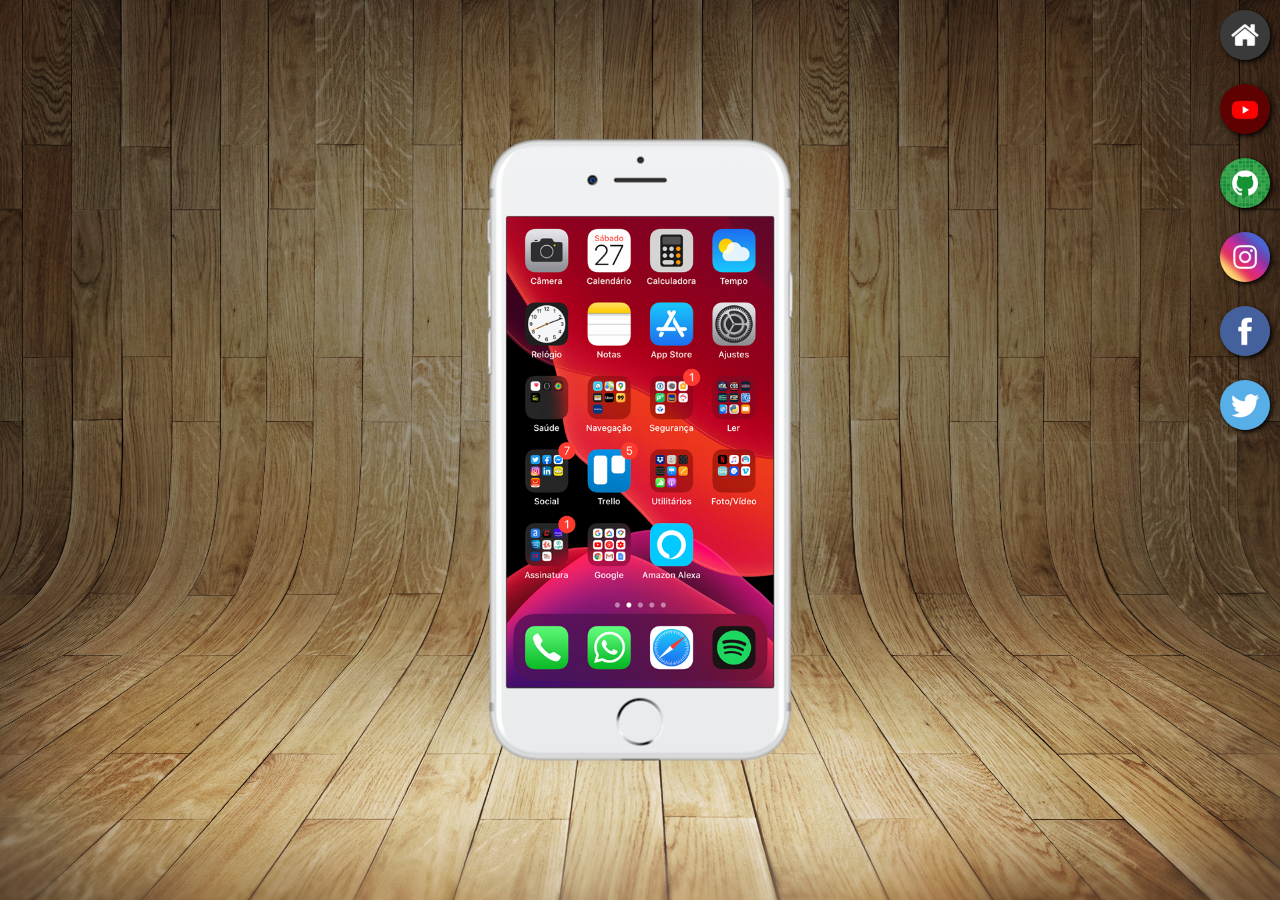
<file: index.html>
<!DOCTYPE html>
<html lang="pt-br">
<head>
    <meta charset="UTF-8">
    <meta name="viewport" content="width=device-width, initial-scale=1.0">
    <link rel="shortcut icon" href="favicon.ico" type="image/x-icon">
    <link rel="stylesheet" href="estilos/style.css">
    <title>Projeto Redes Sociais</title>
</head>
<body>
    <main>
        <section id="telefone">
            <iframe src="home.html" name="tela" id="tela" frameborder="0" title="tela-celular">
                seu navegador não é compatível com isso.
            </iframe>
        </section>
        <section id="redes-sociais">
            <a href="home.html" target="tela" title="Página inicial"> <img src="imagens/logo-home.jpg" alt="Logo da página inicial" srcset=""></a><br>

            <a href="youtube.html" target="tela" title="Página inicial"> <img src="imagens/logo-youtube.jpg" alt="Logo da página inicial" srcset=""></a><br>

            <a href="github.html" target="tela" title="Página inicial"> <img src="imagens/logo-github.jpg" alt="Logo da página inicial" srcset=""></a><br>

            <a href="instagram.html" target="tela" title="Página inicial"> <img src="imagens/logo-instagram.jpg" alt="Logo da página inicial" srcset=""></a><br>

            <a href="facebook.html" target="tela" title="Página inicial"> <img src="imagens/logo-facebook.jpg" alt="Logo da página inicial" srcset=""></a><br>

            <a href="twitter.html" target="tela" title="Página inicial"> <img src="imagens/logo-twitter.jpg" alt="Logo da página inicial" srcset=""></a><br>
        </section>
    </main>
</body>
</html>
</file>
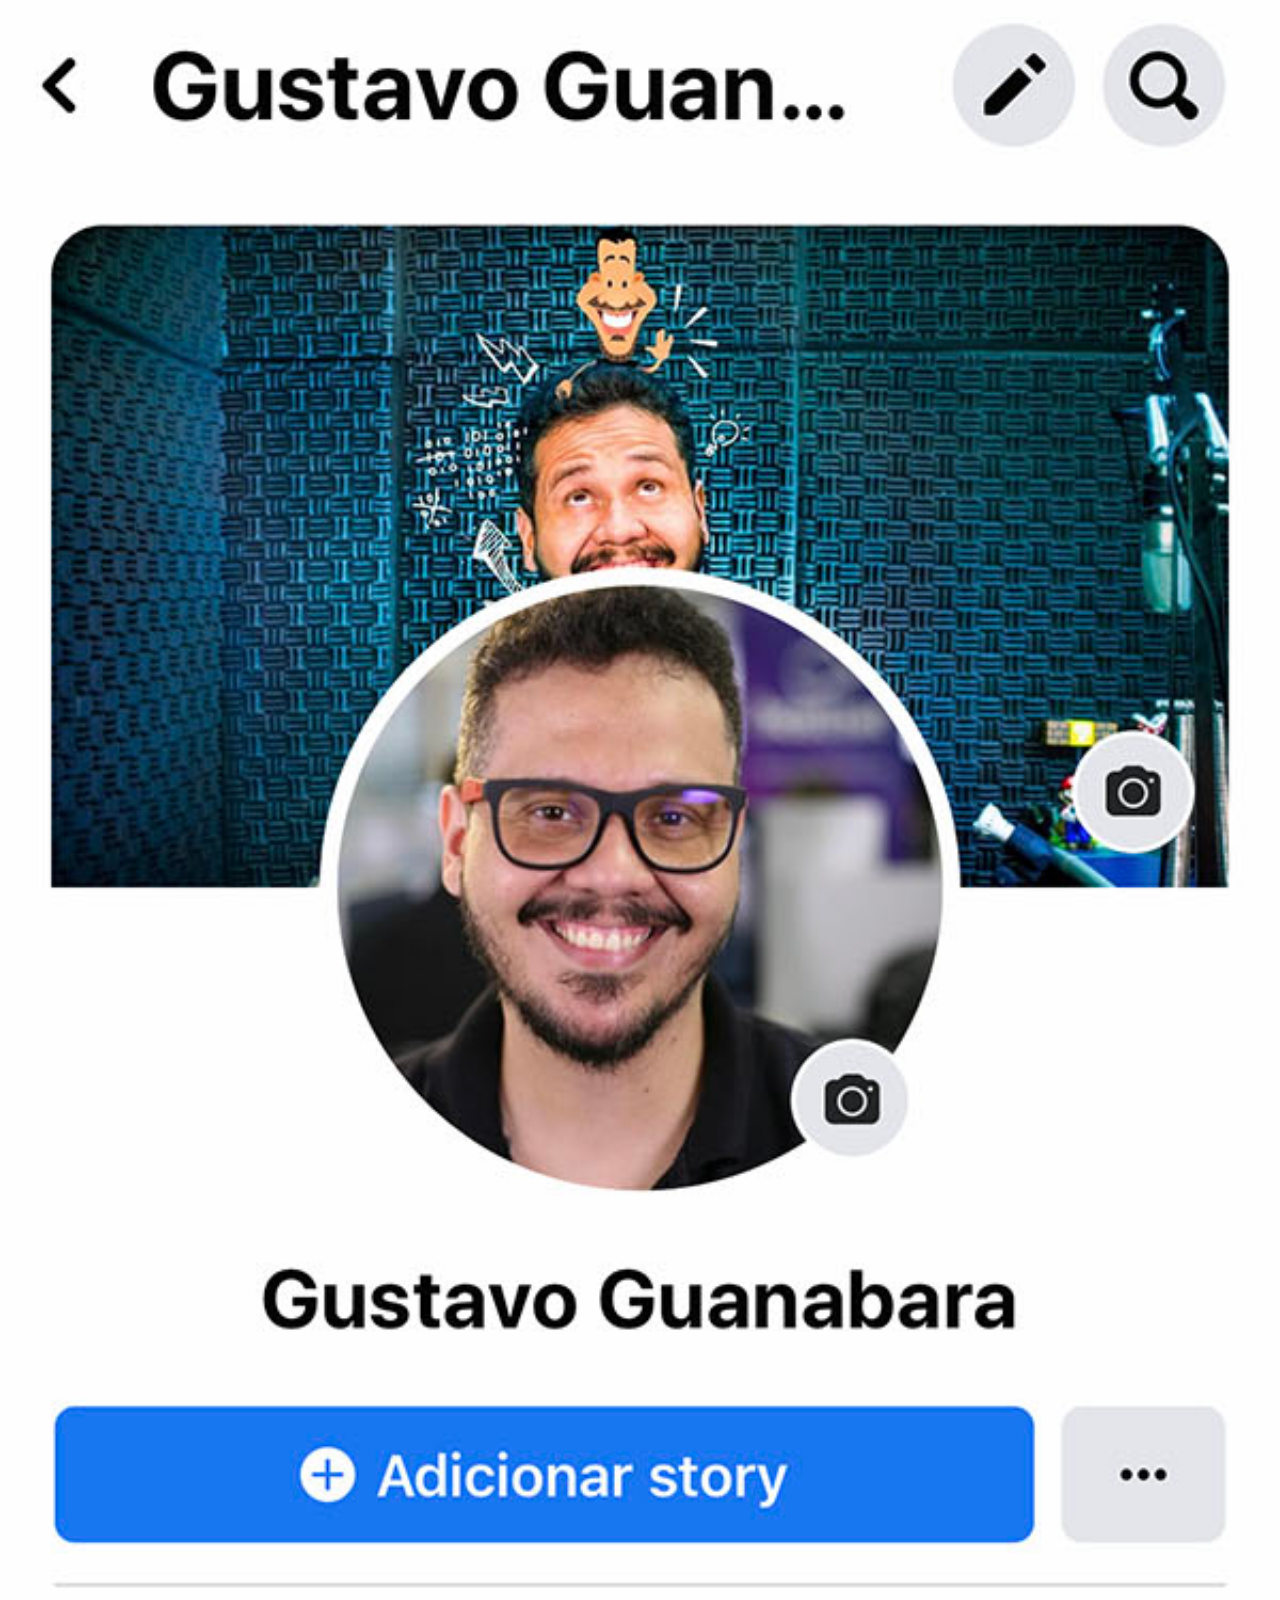
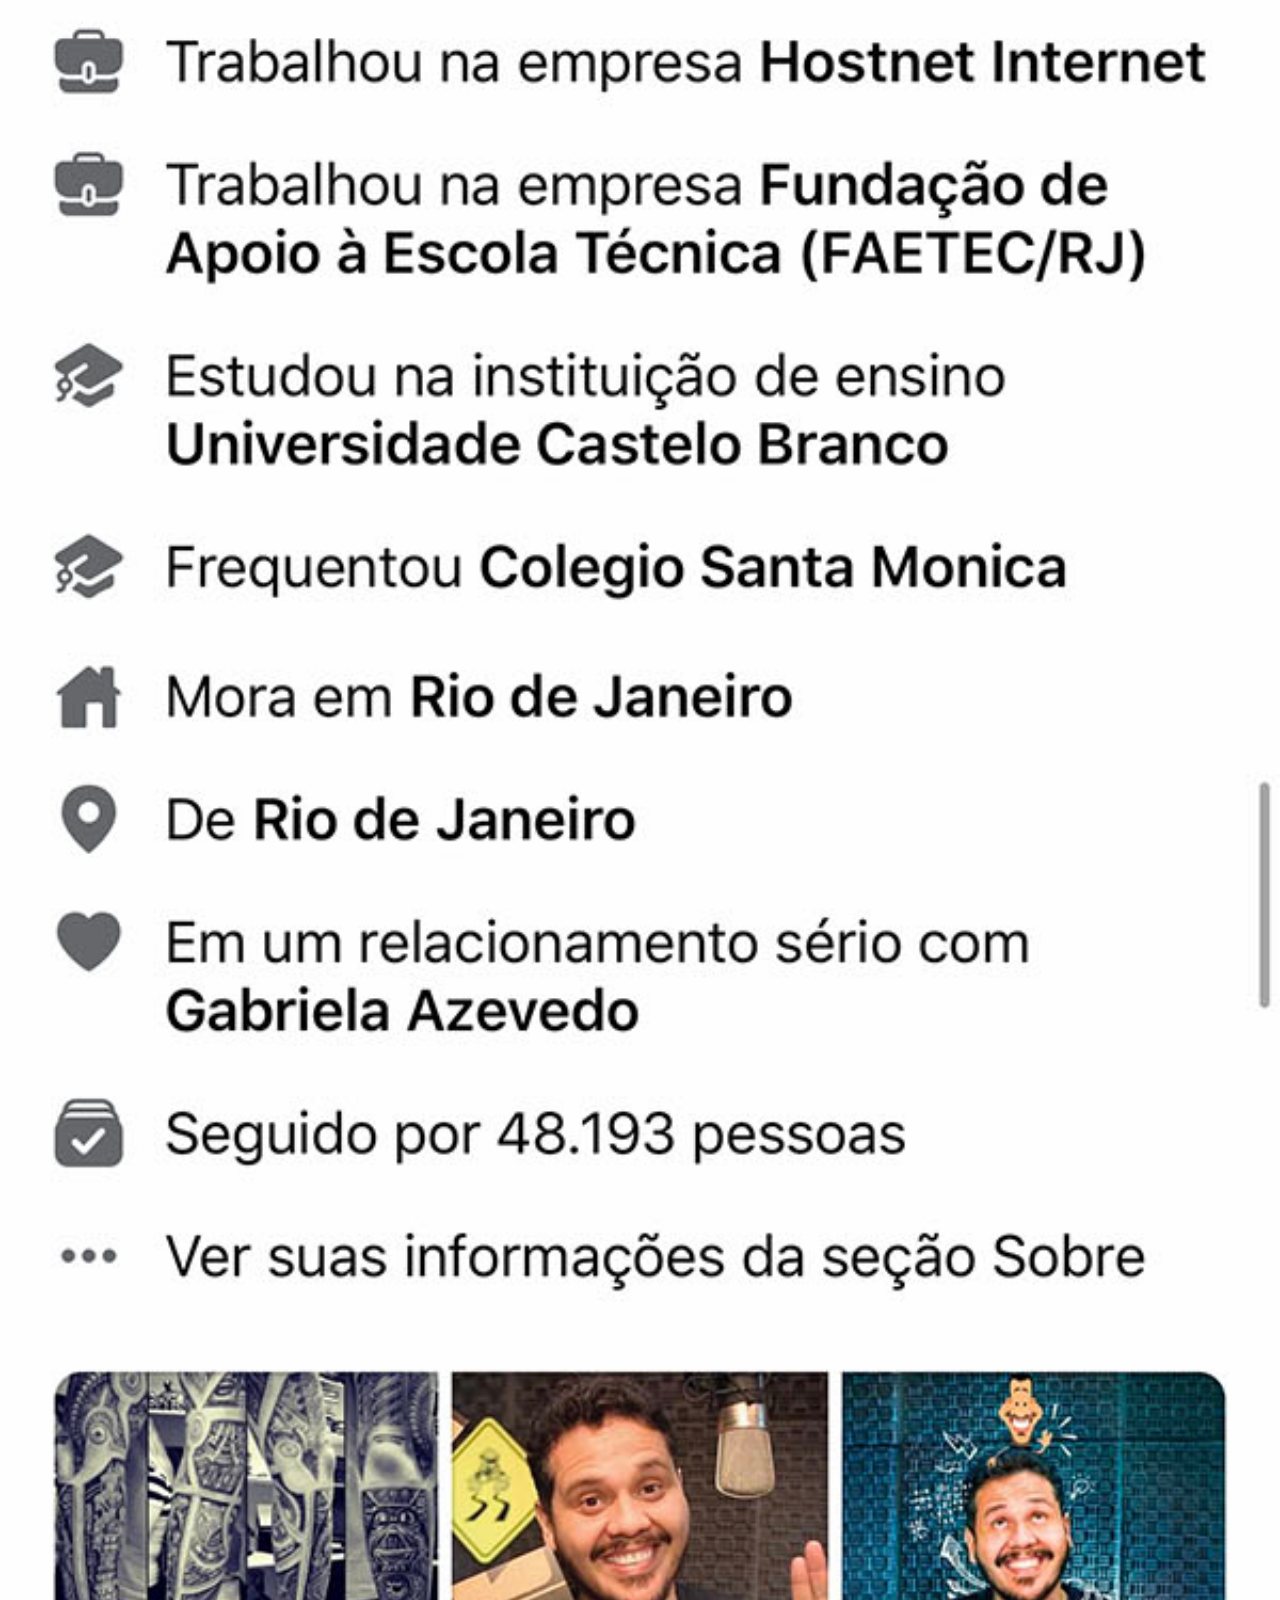
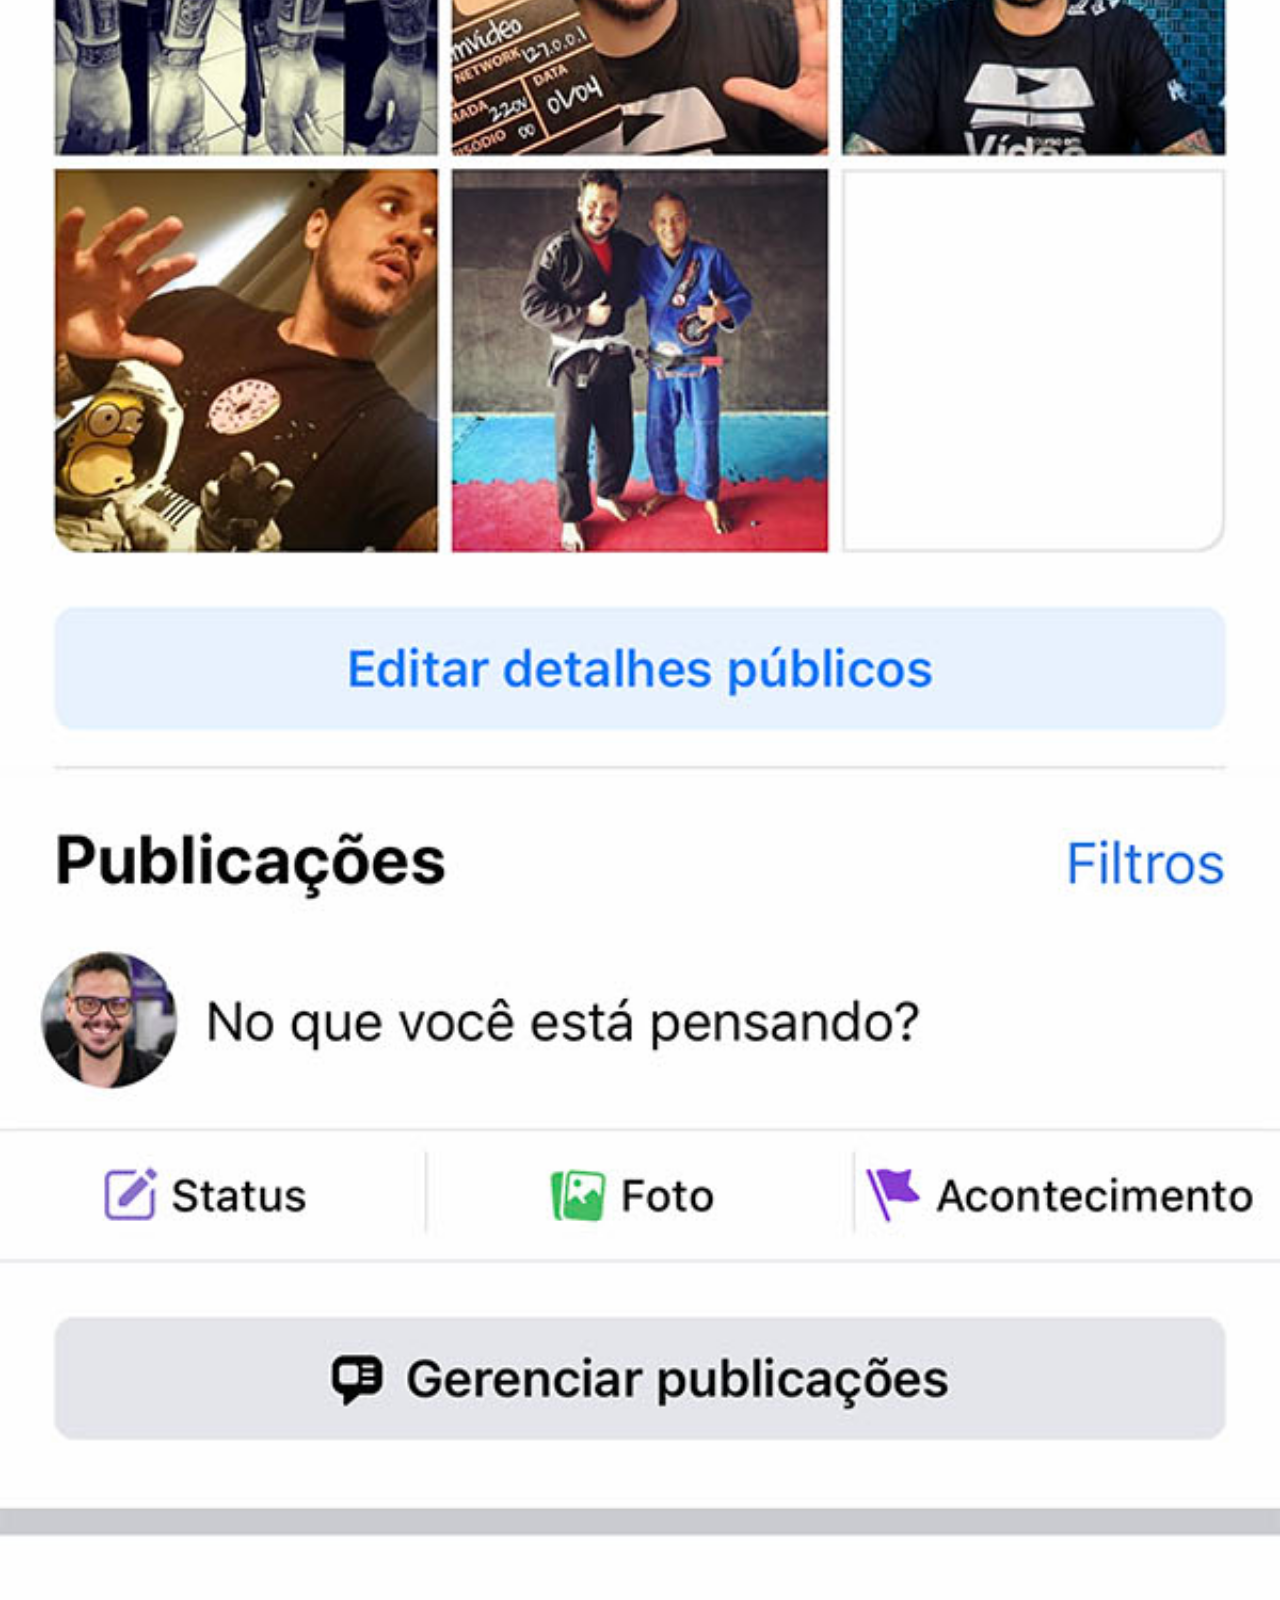
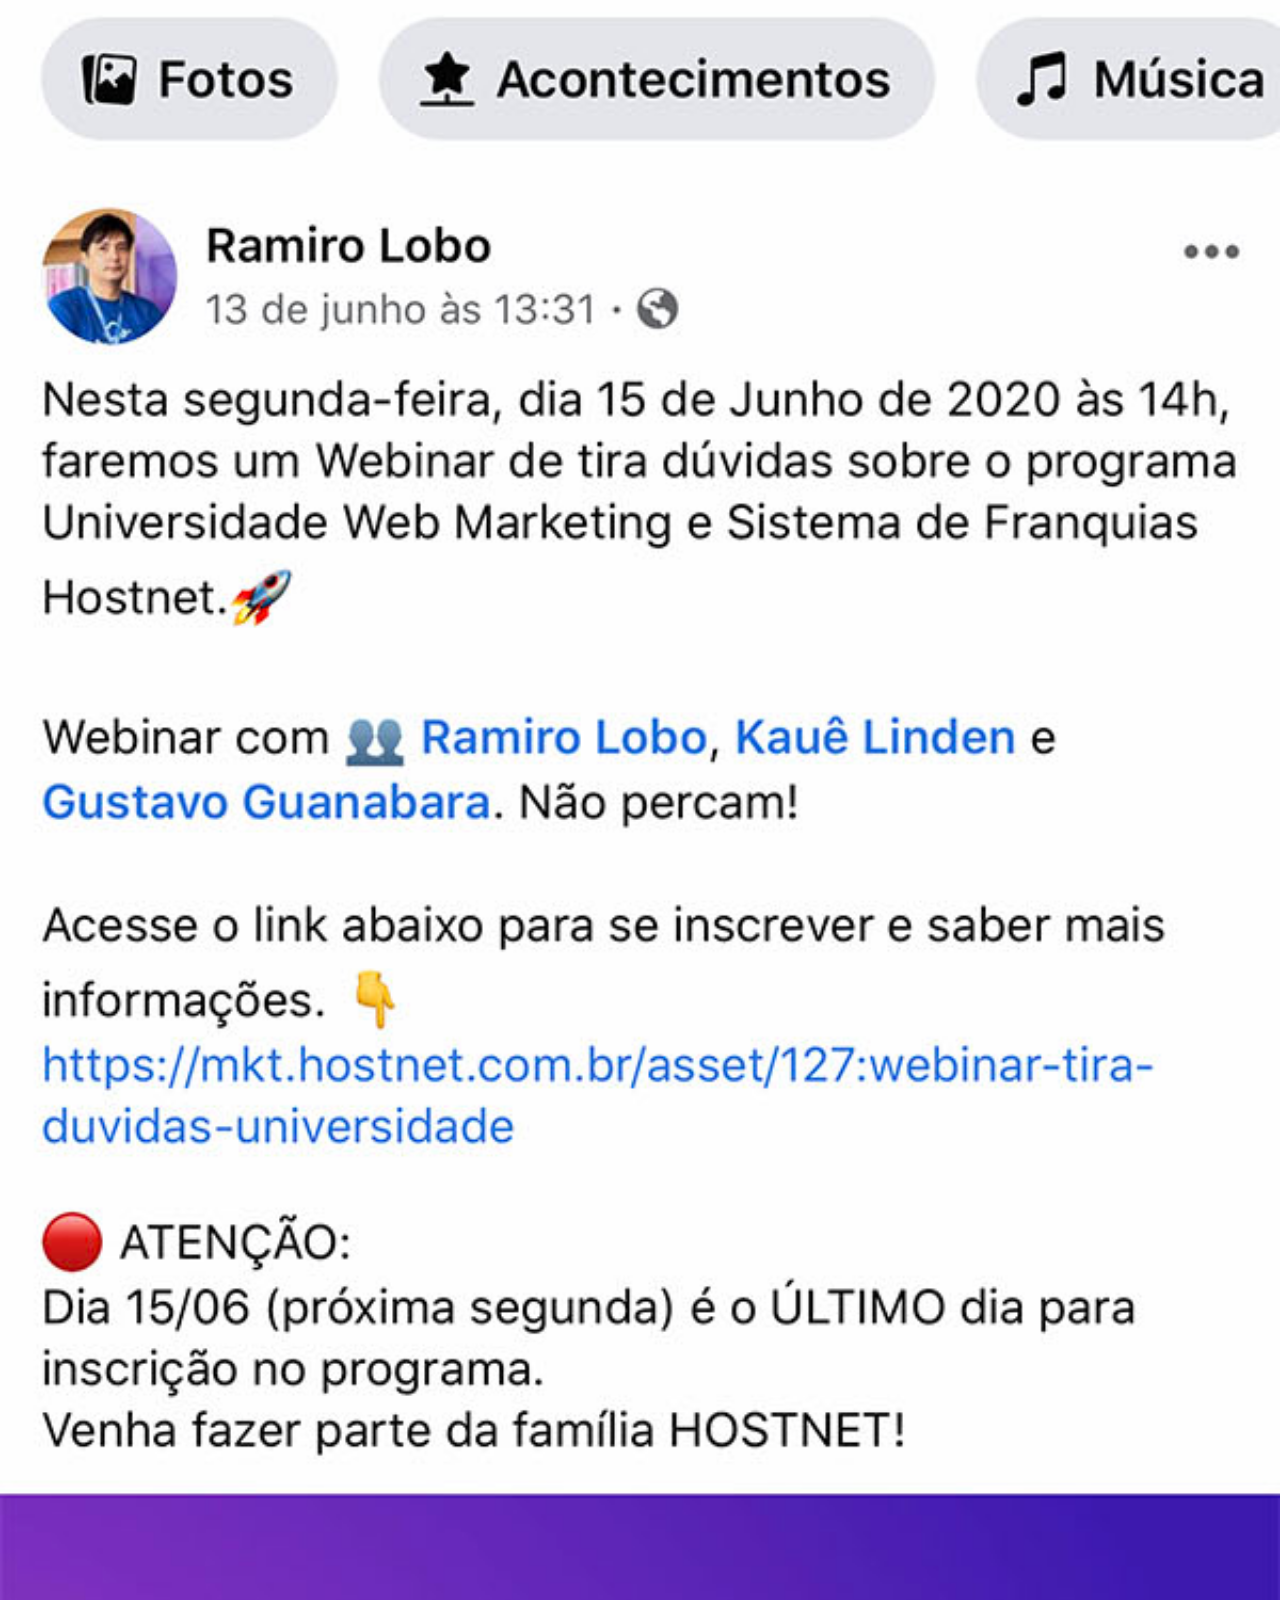
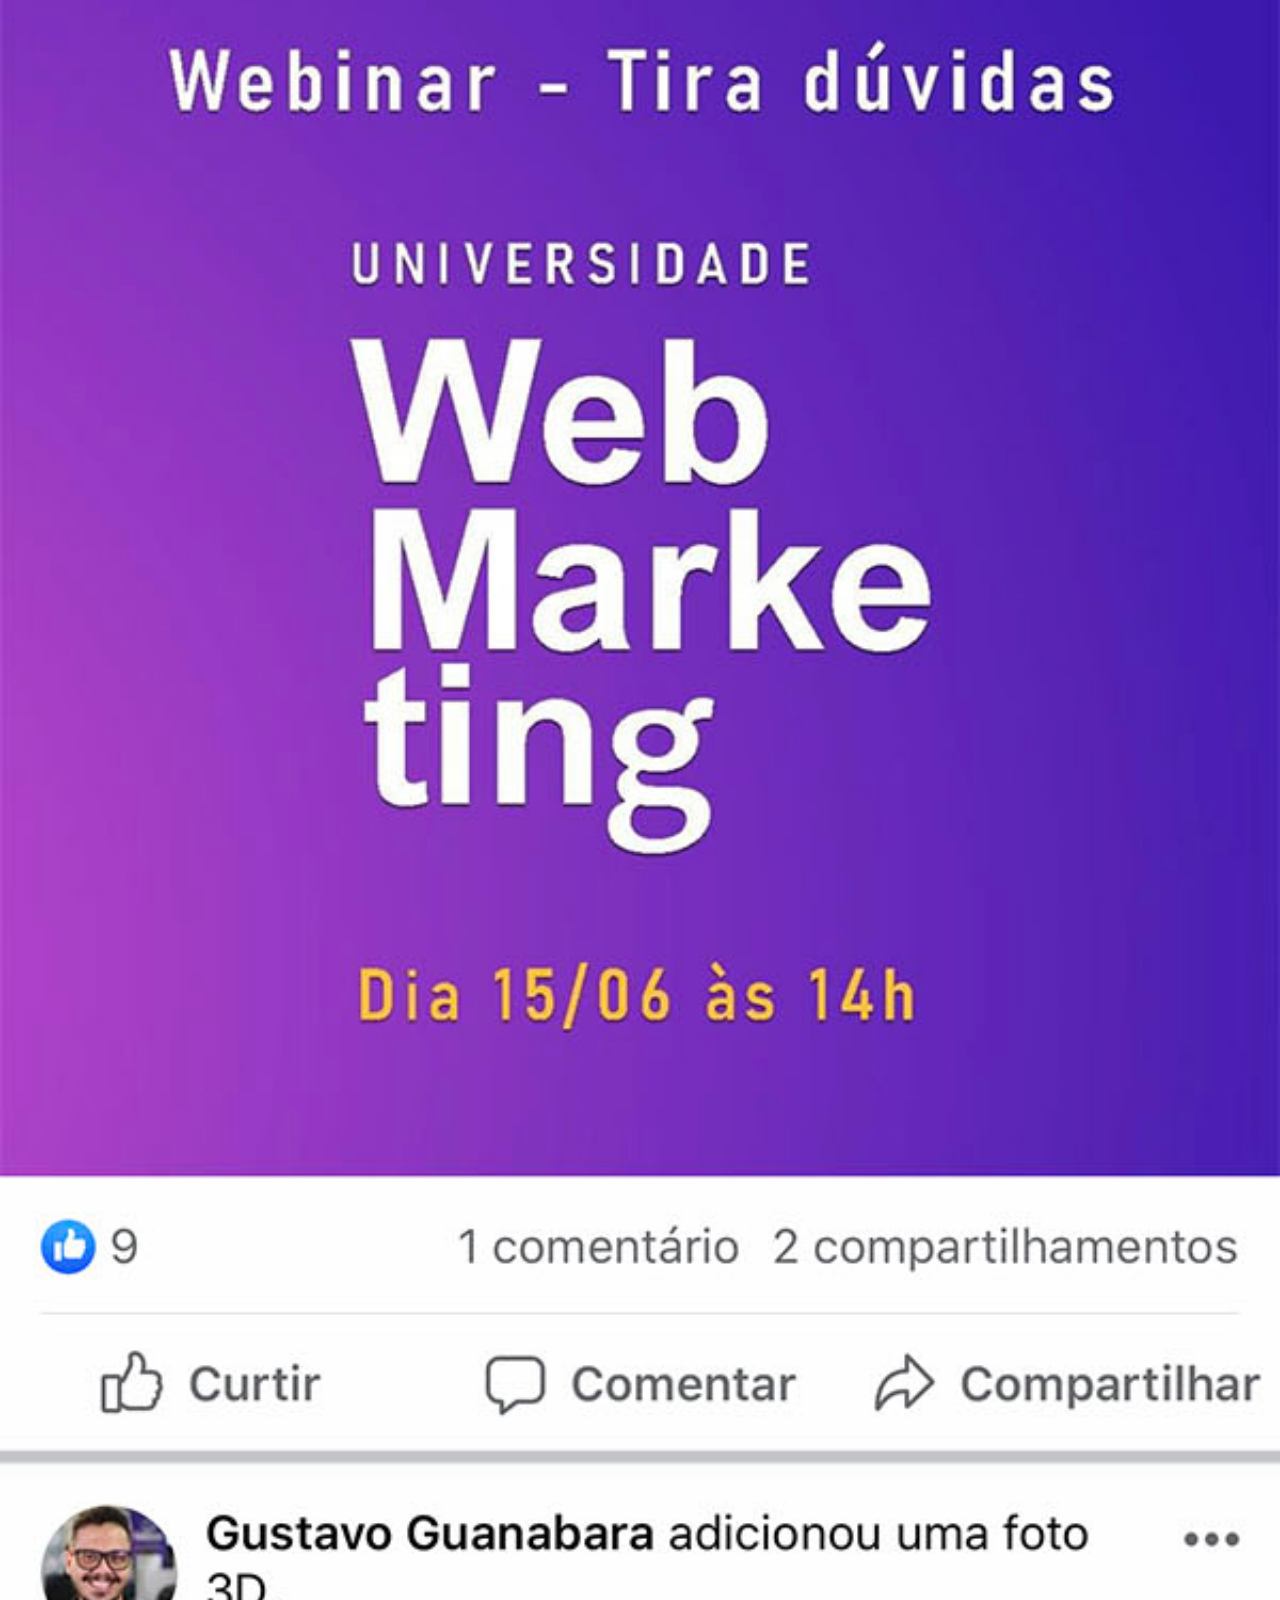
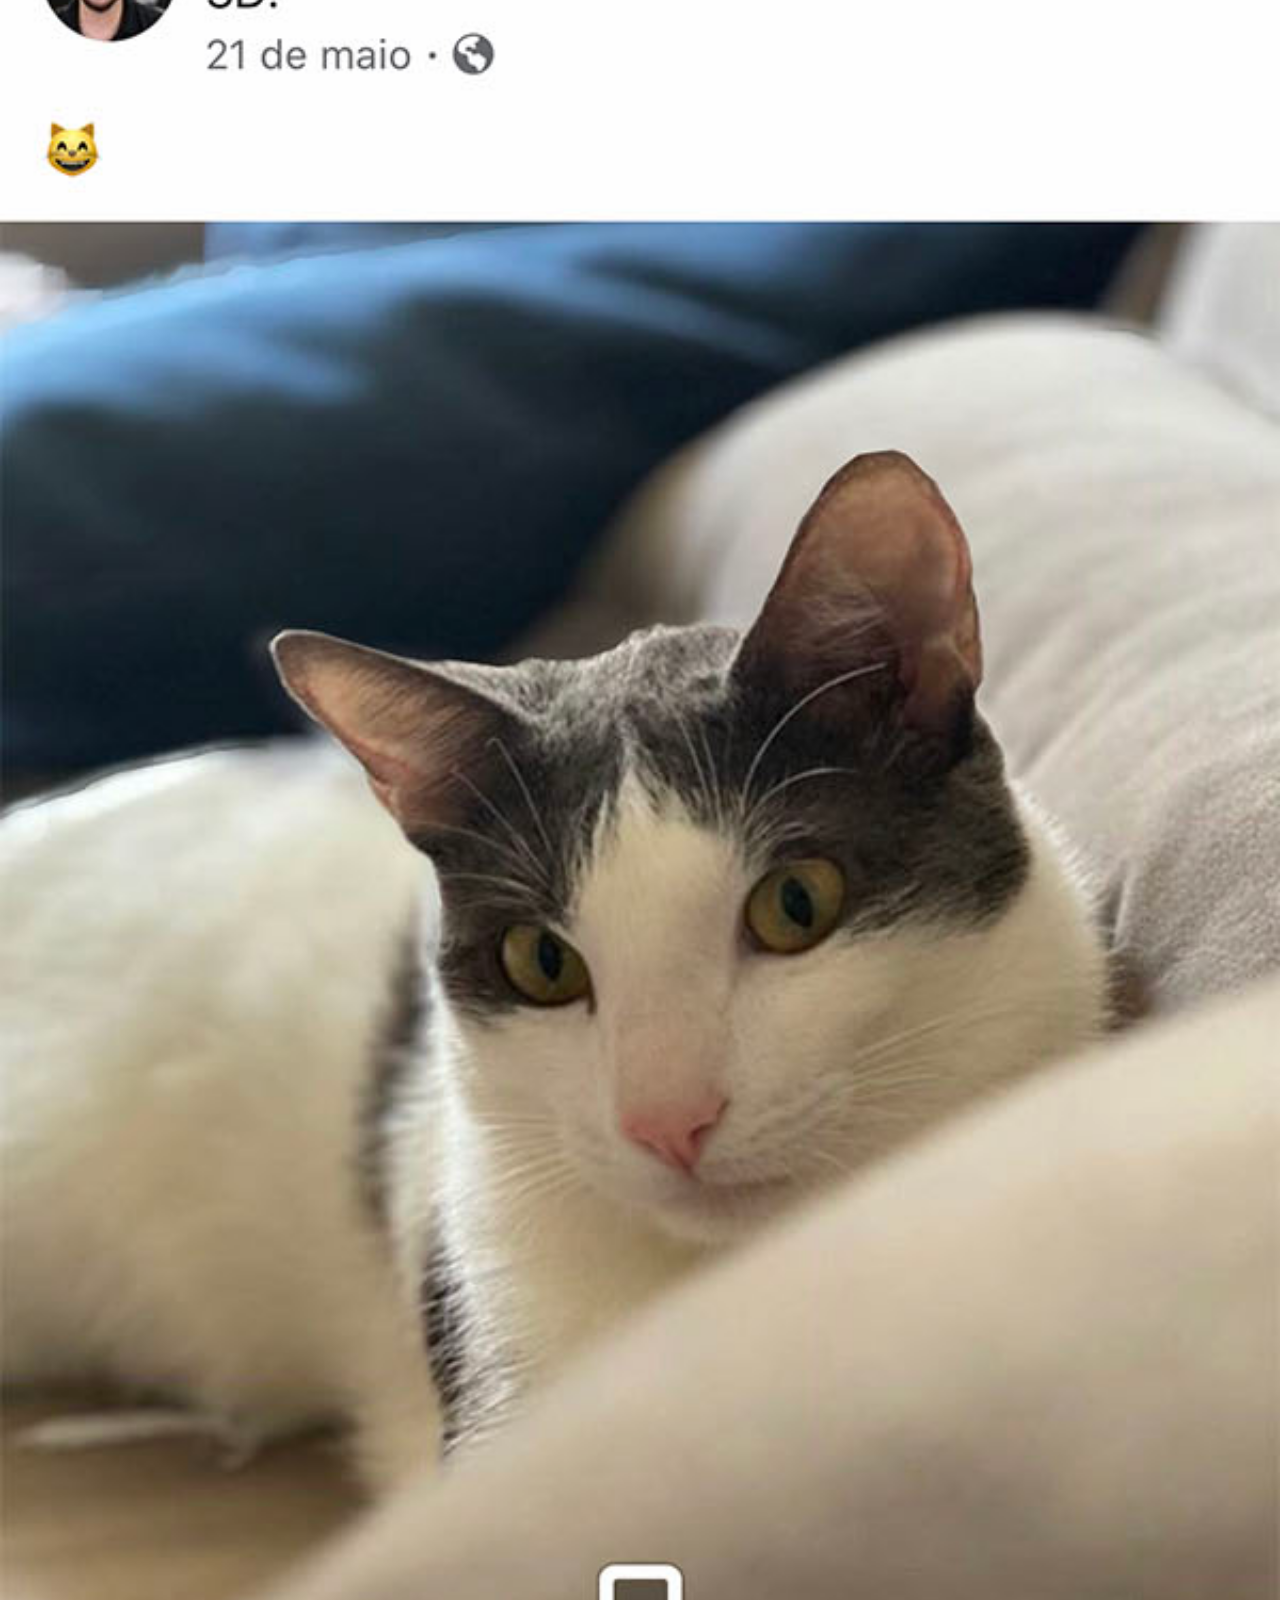
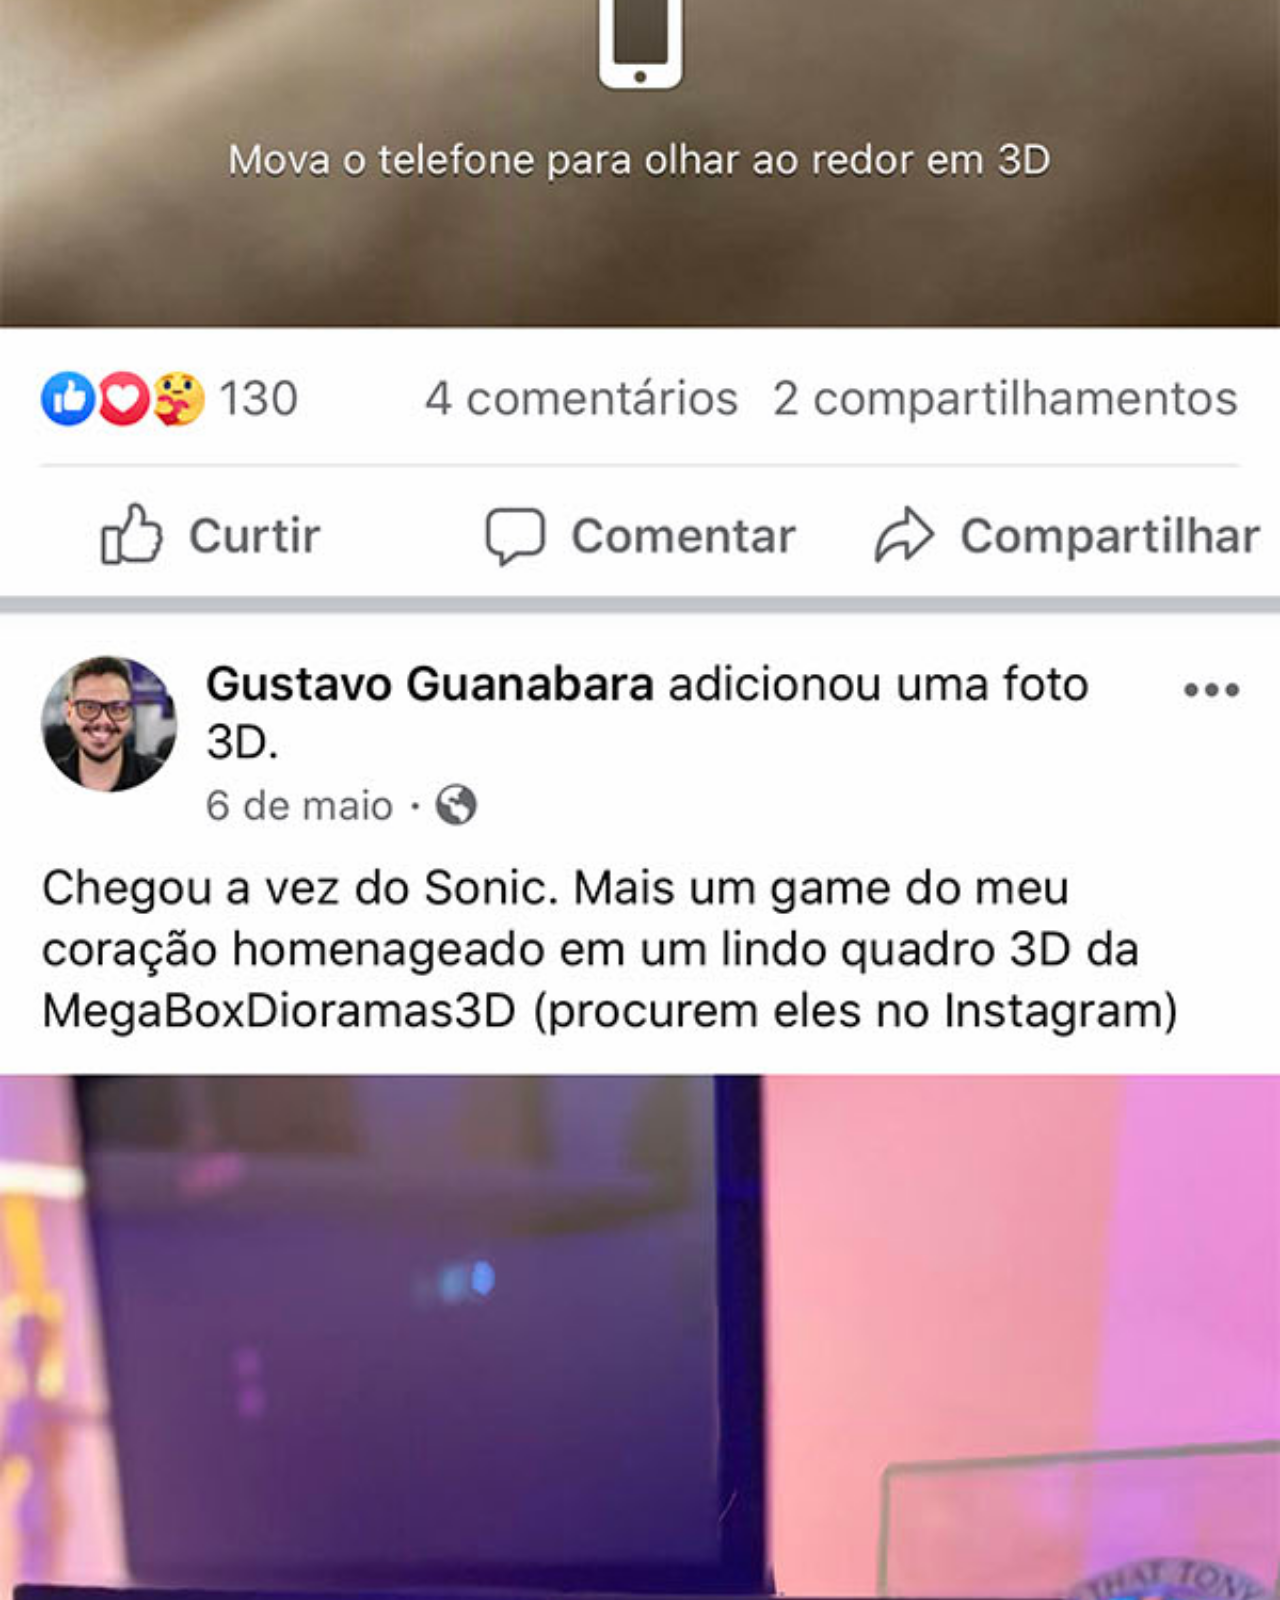
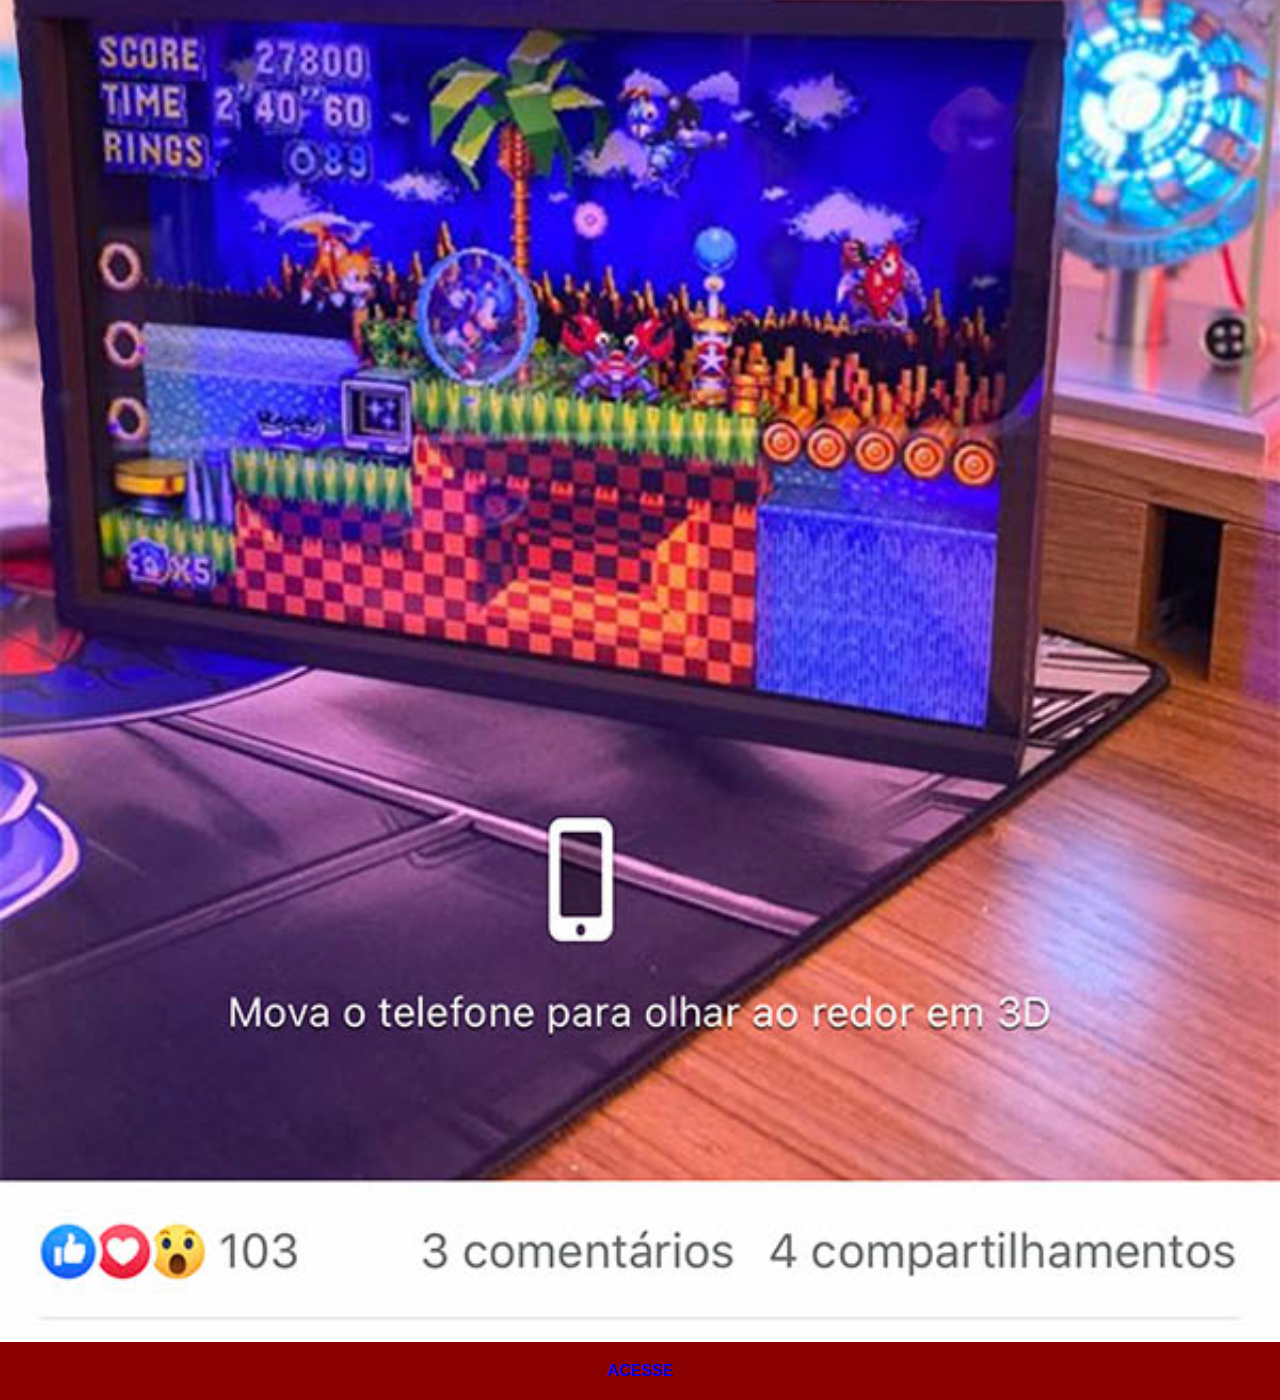
<file: facebook.html>
<!DOCTYPE html>
<html lang="pt-br">
<head>
    <meta charset="UTF-8">
    <meta name="viewport" content="width=device-width, initial-scale=1.0">
    <title>facebook</title>
<link rel="stylesheet" href="estilos/social.css">
</head>
<body>
    <img src="imagens/tela-facebook.jpg" alt="facebook">
    <a href="#" title="facebook" target="_blank">ACESSE</a>
</body>
</html>
</file>
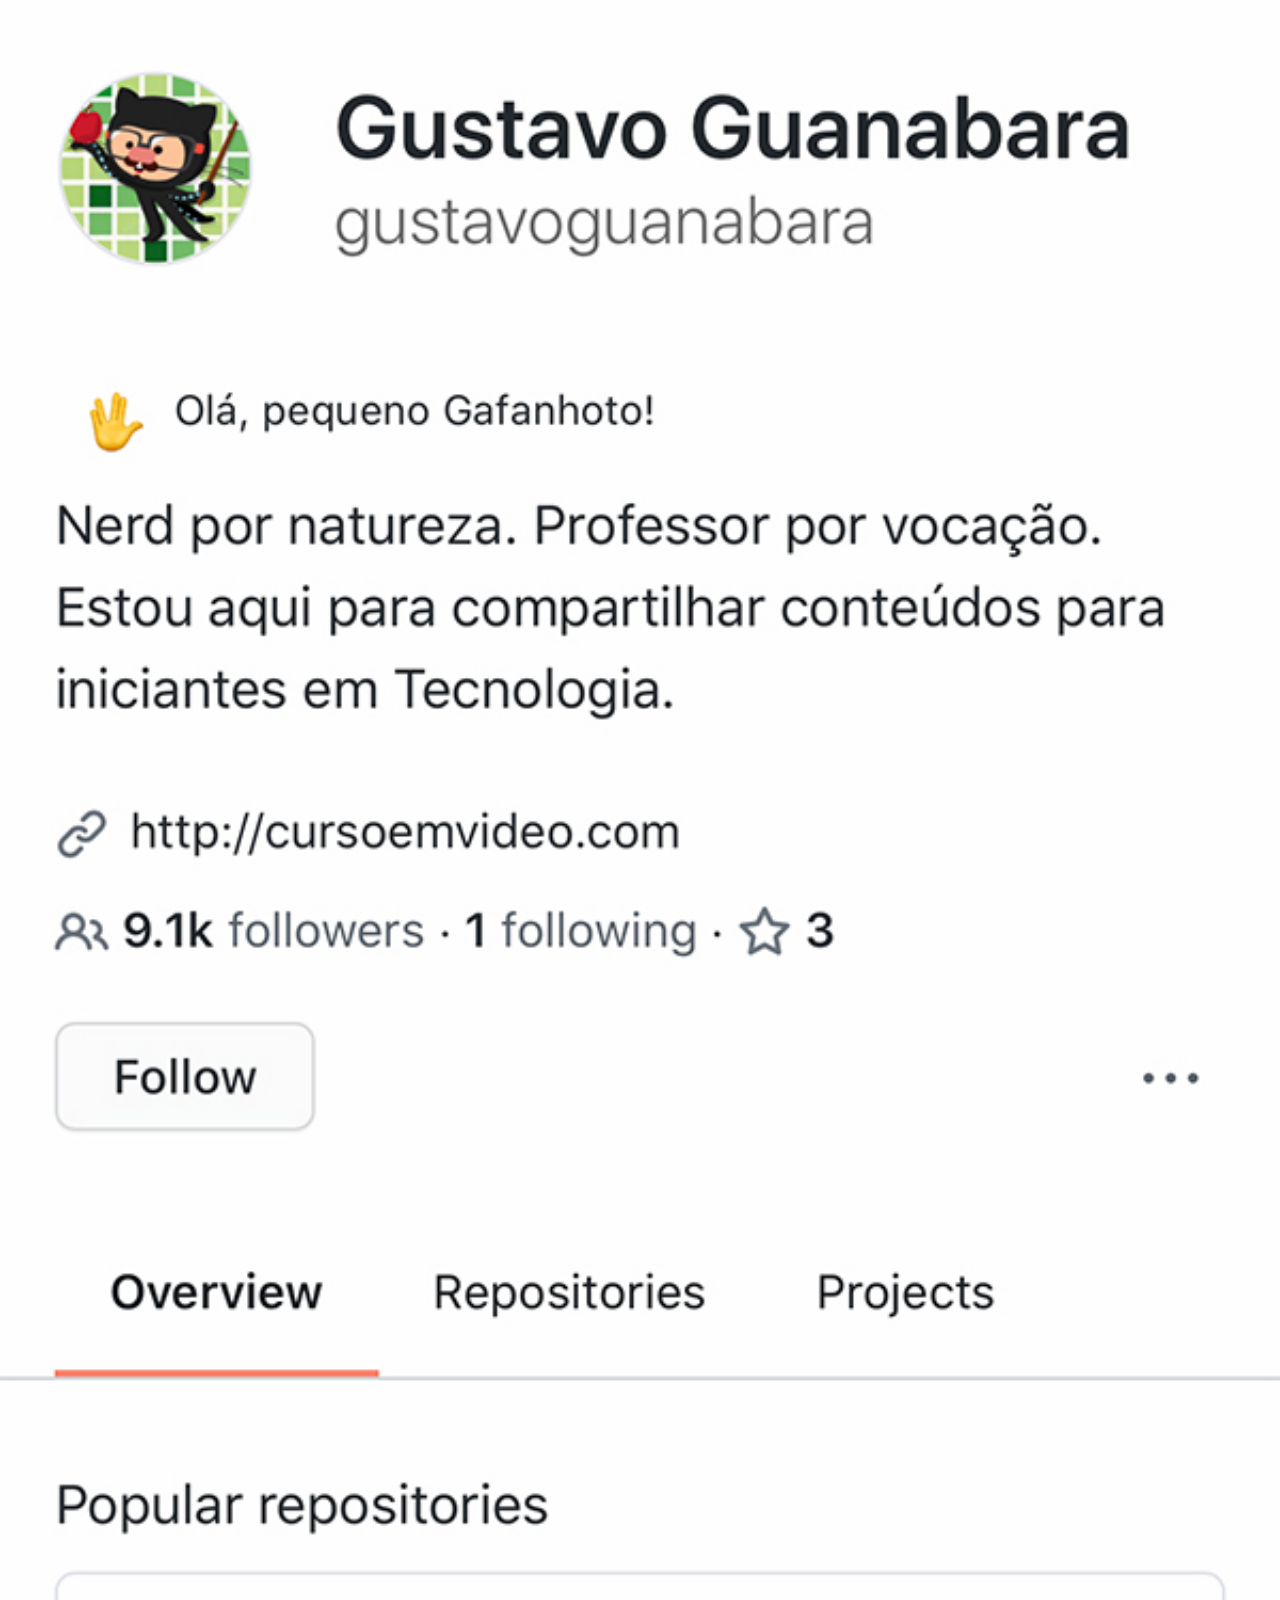
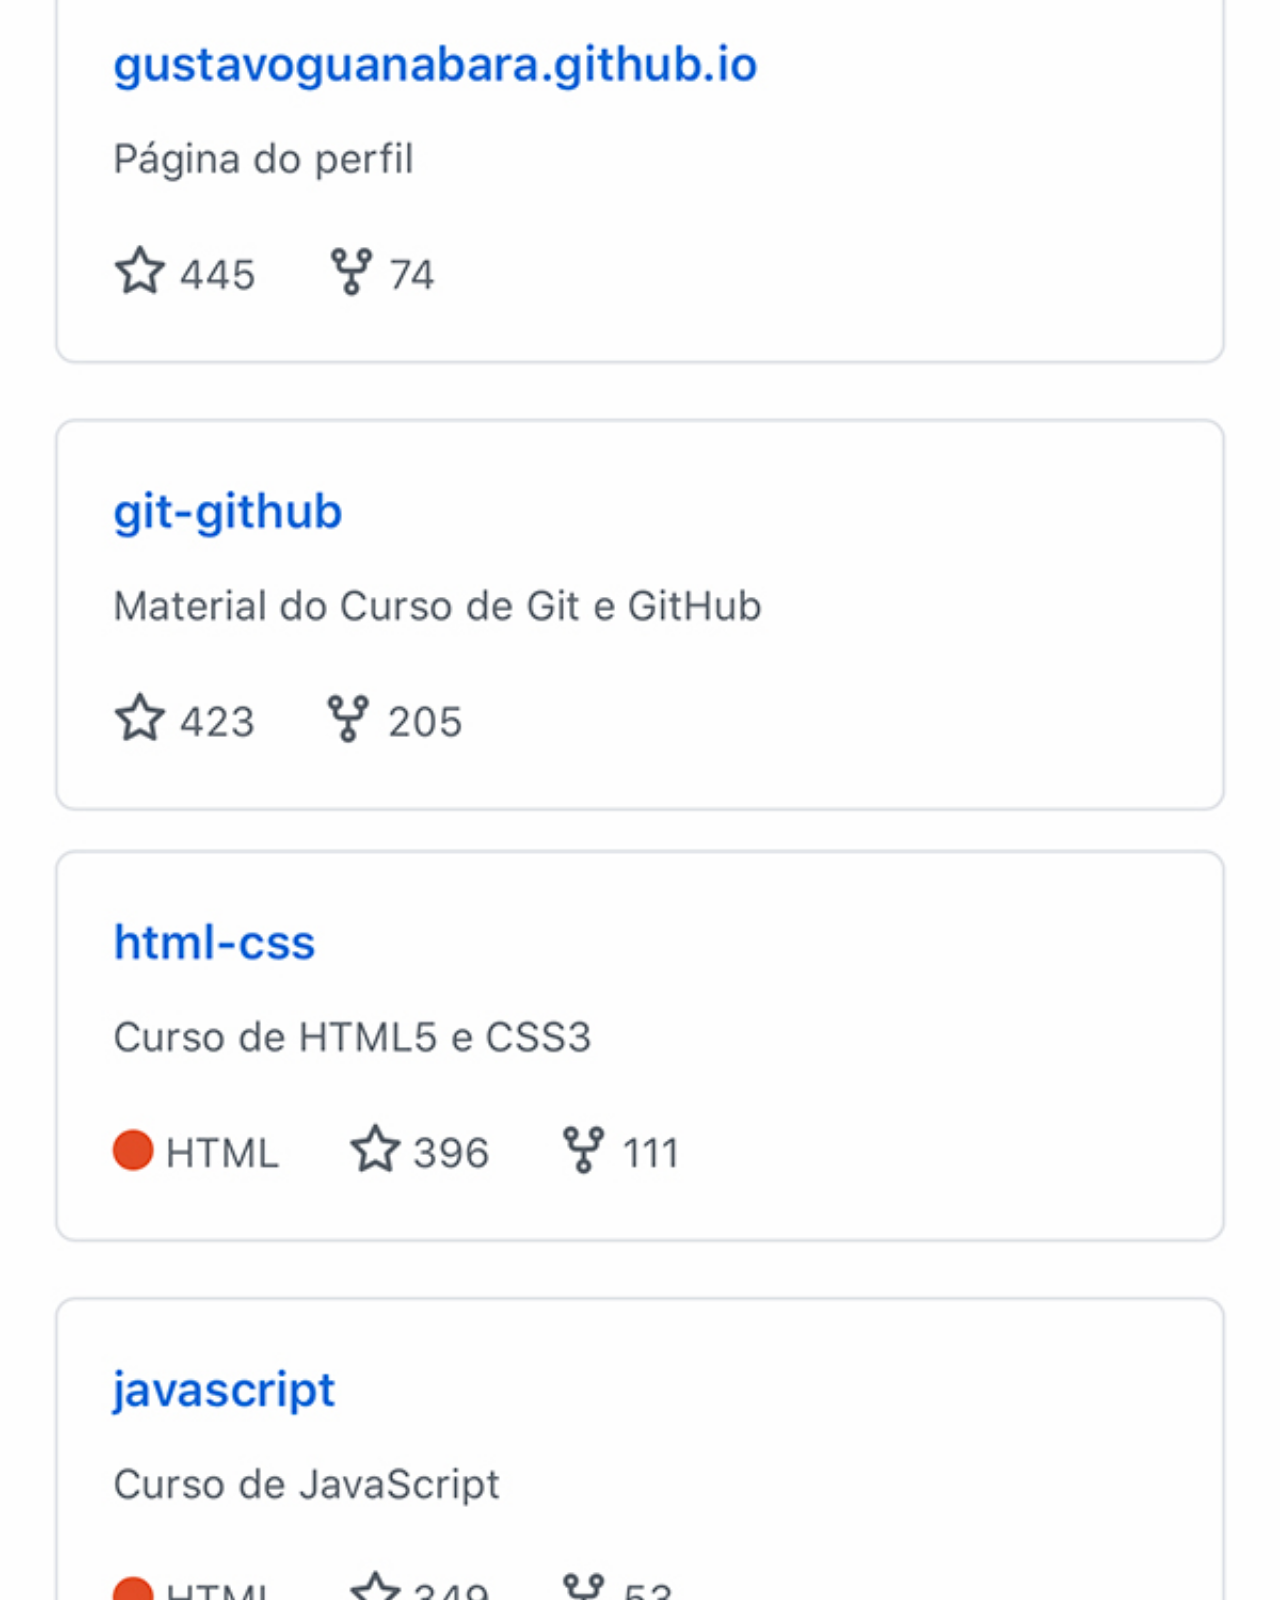
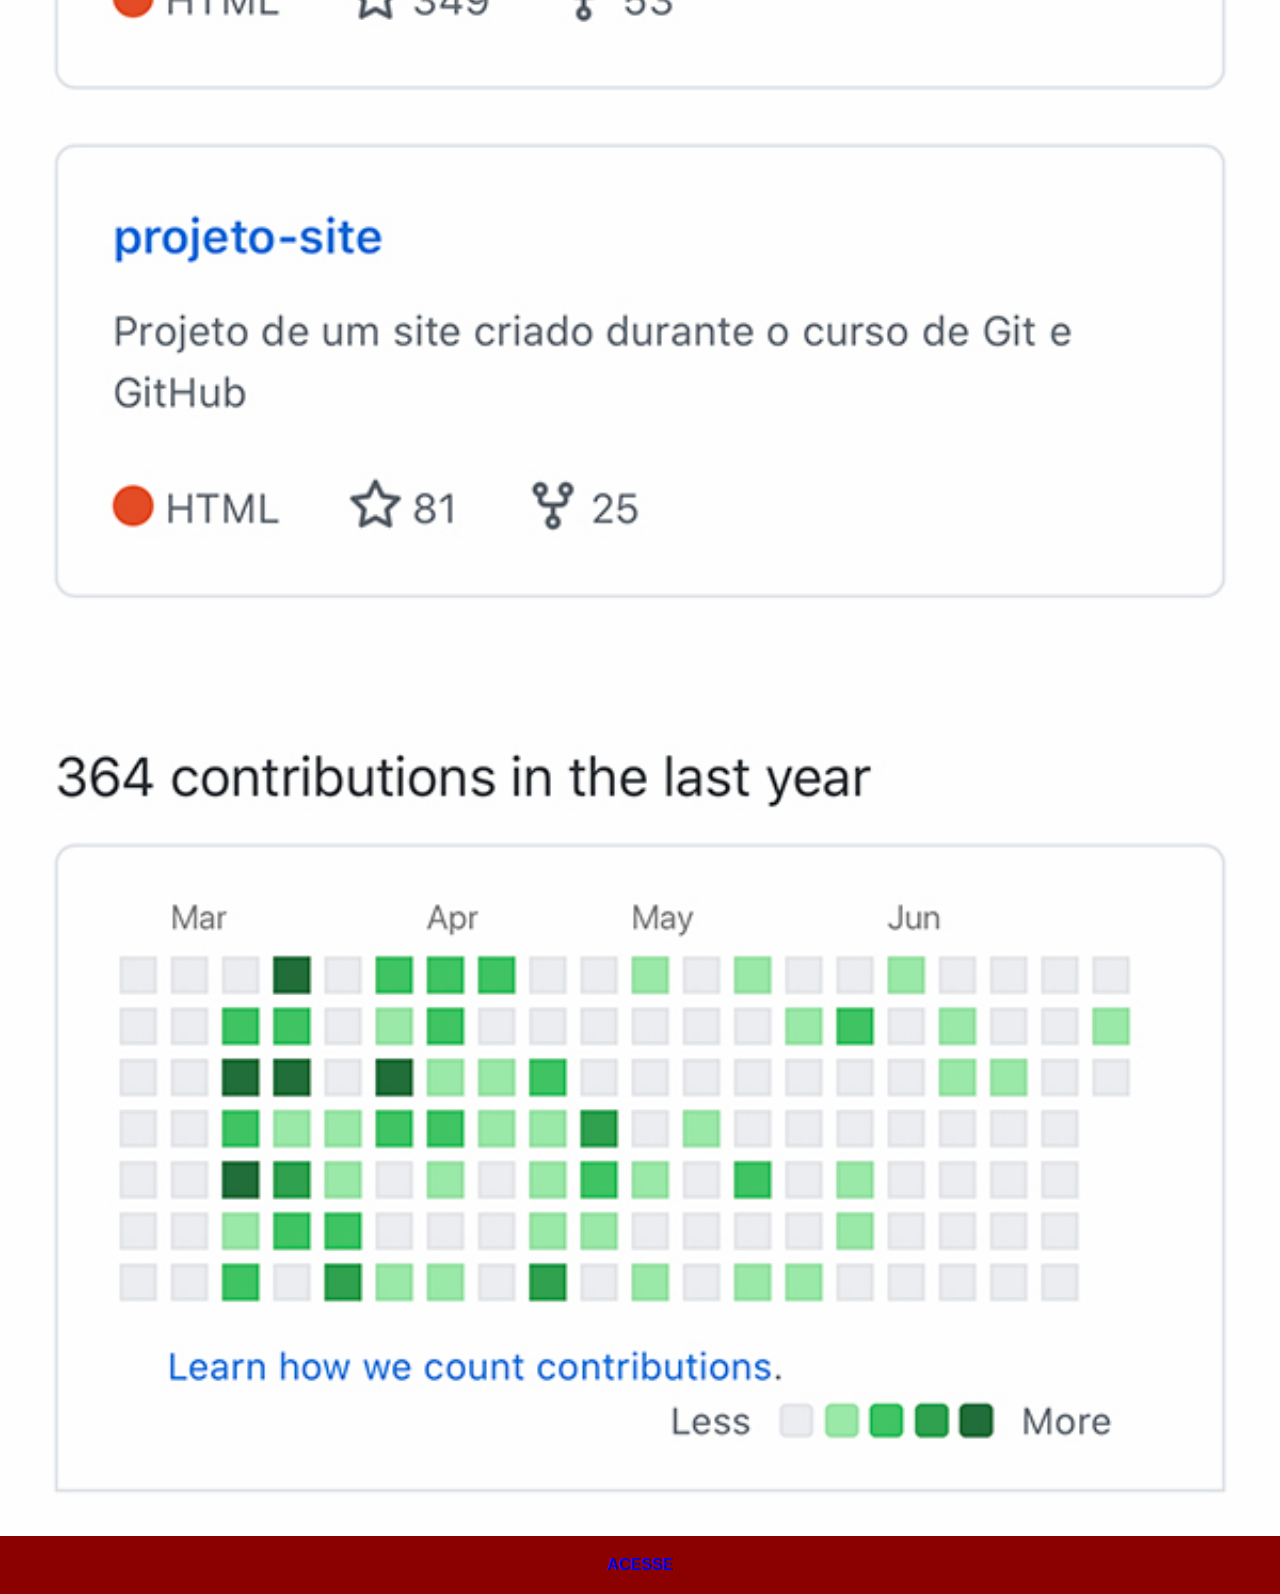
<file: github.html>
<!DOCTYPE html>
<html lang="pt-br">
<head>
    <meta charset="UTF-8">
    <meta name="viewport" content="width=device-width, initial-scale=1.0">
    <title>Document</title>
<link rel="stylesheet" href="estilos/social.css">
</head>
<body>
    <img src="imagens/tela-github.jpg" alt="Youtube">
    <a href="#" title="Github" target="_blank">ACESSE</a>
</body>
</html>
</file>
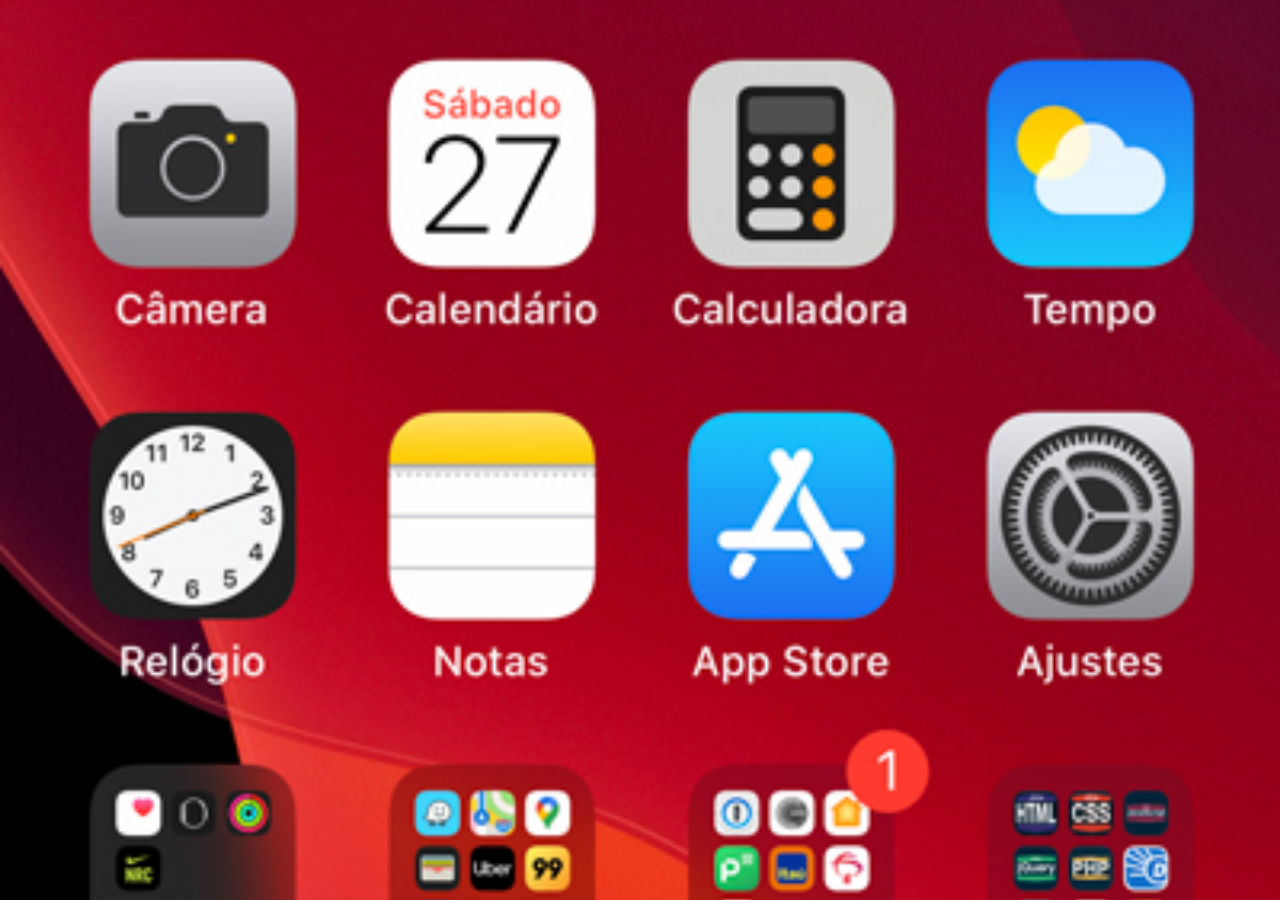
<file: home.html>
<!DOCTYPE html>
<html lang="pt-br">
<head>
    <meta charset="UTF-8">
    <meta name="viewport" content="width=device-width, initial-scale=1.0">
    <title>Document</title>
    <style>
        *{
            margin: 0px;
            padding: 0px;
        }

        body{
            width: 100vw;
            height: 100vh;
            background: black url(imagens/tela-home.jpg) no-repeat top center;
            background-size: cover;
        }
    </style>
</head>
<body>
    
</body>
</html>
</file>
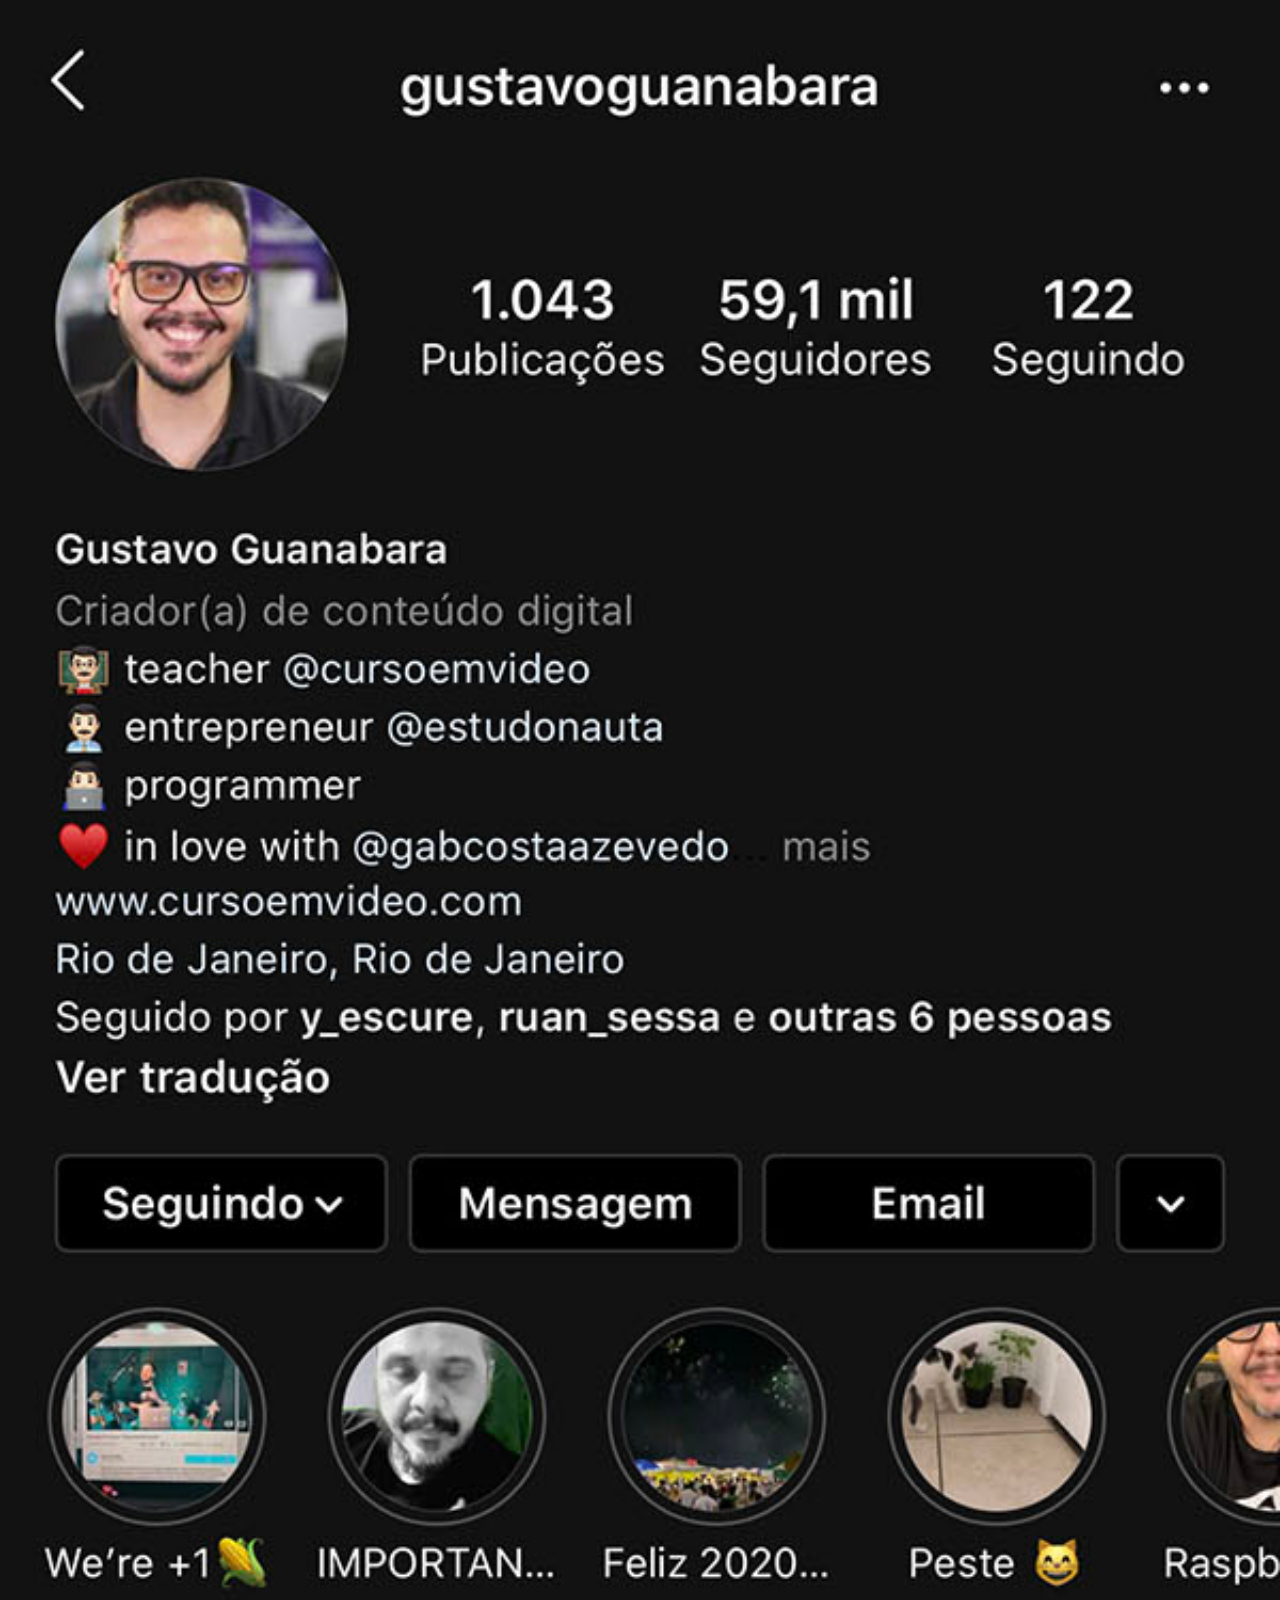
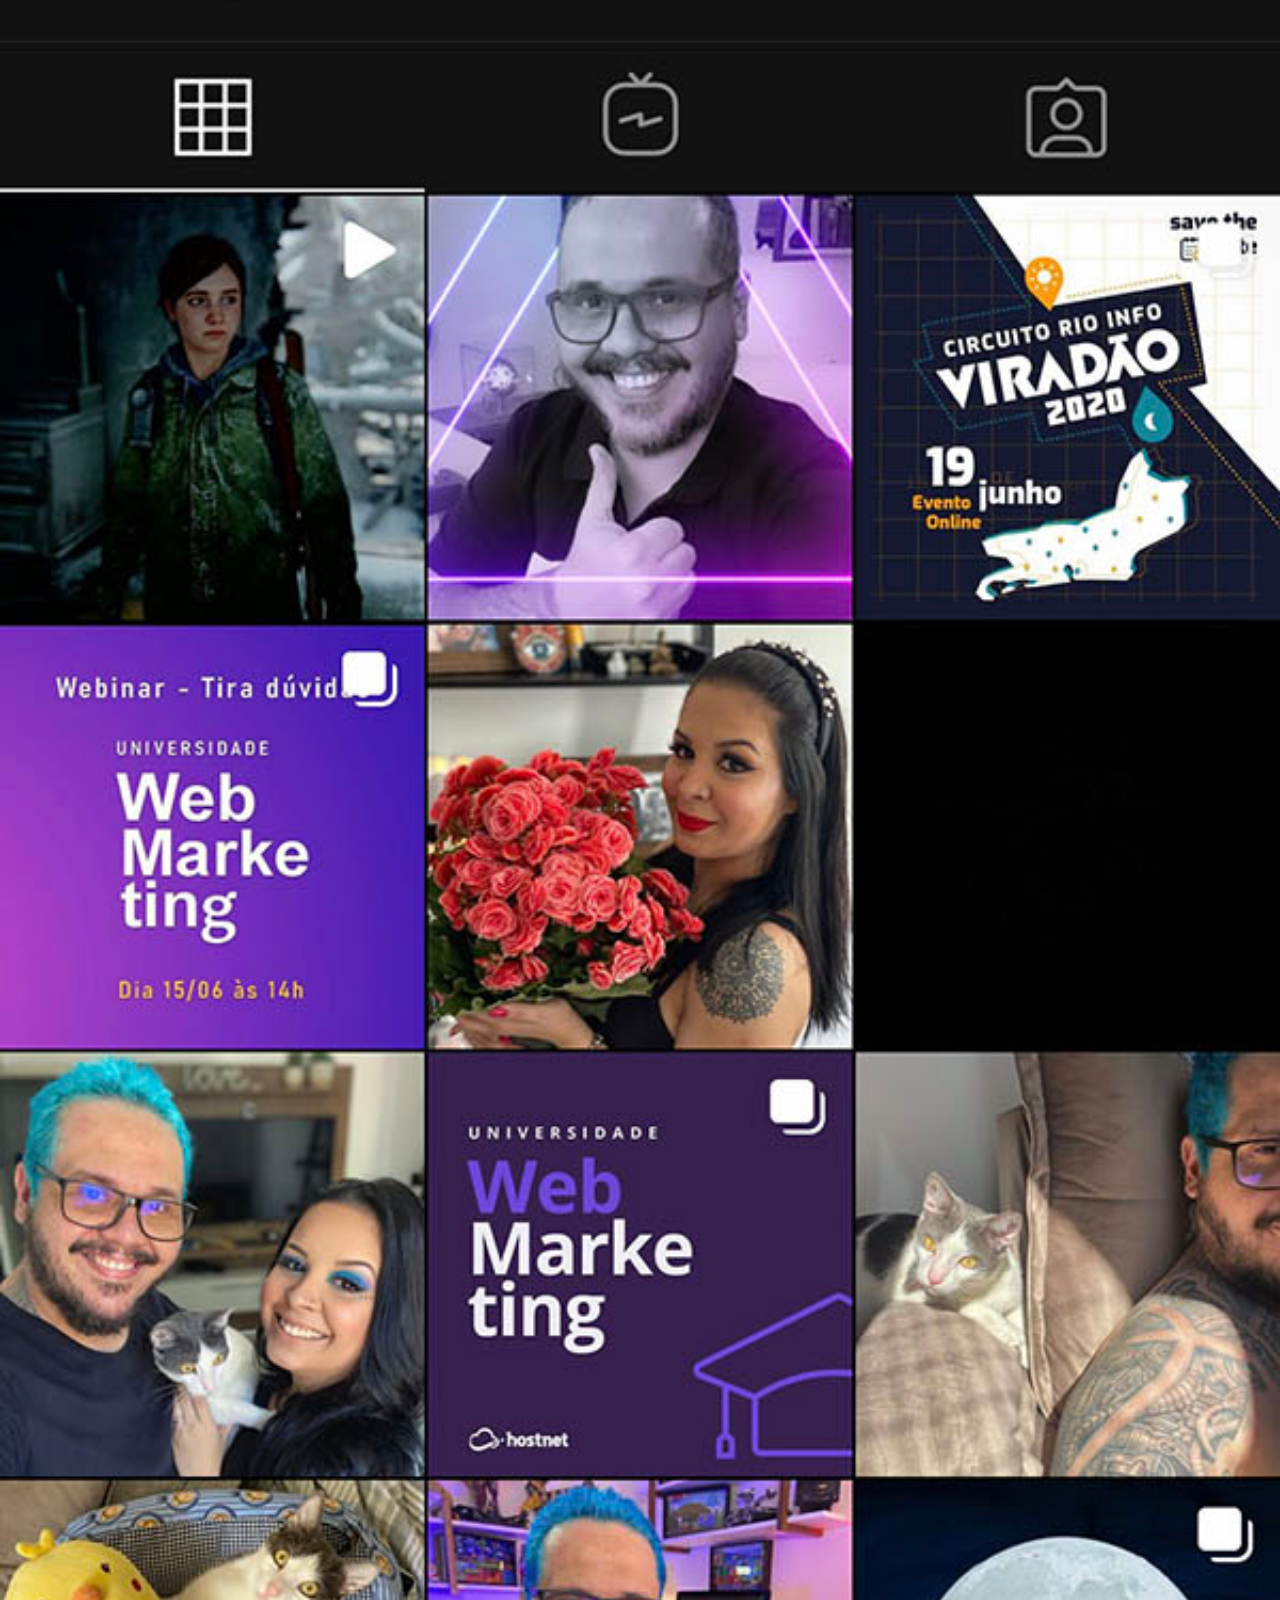
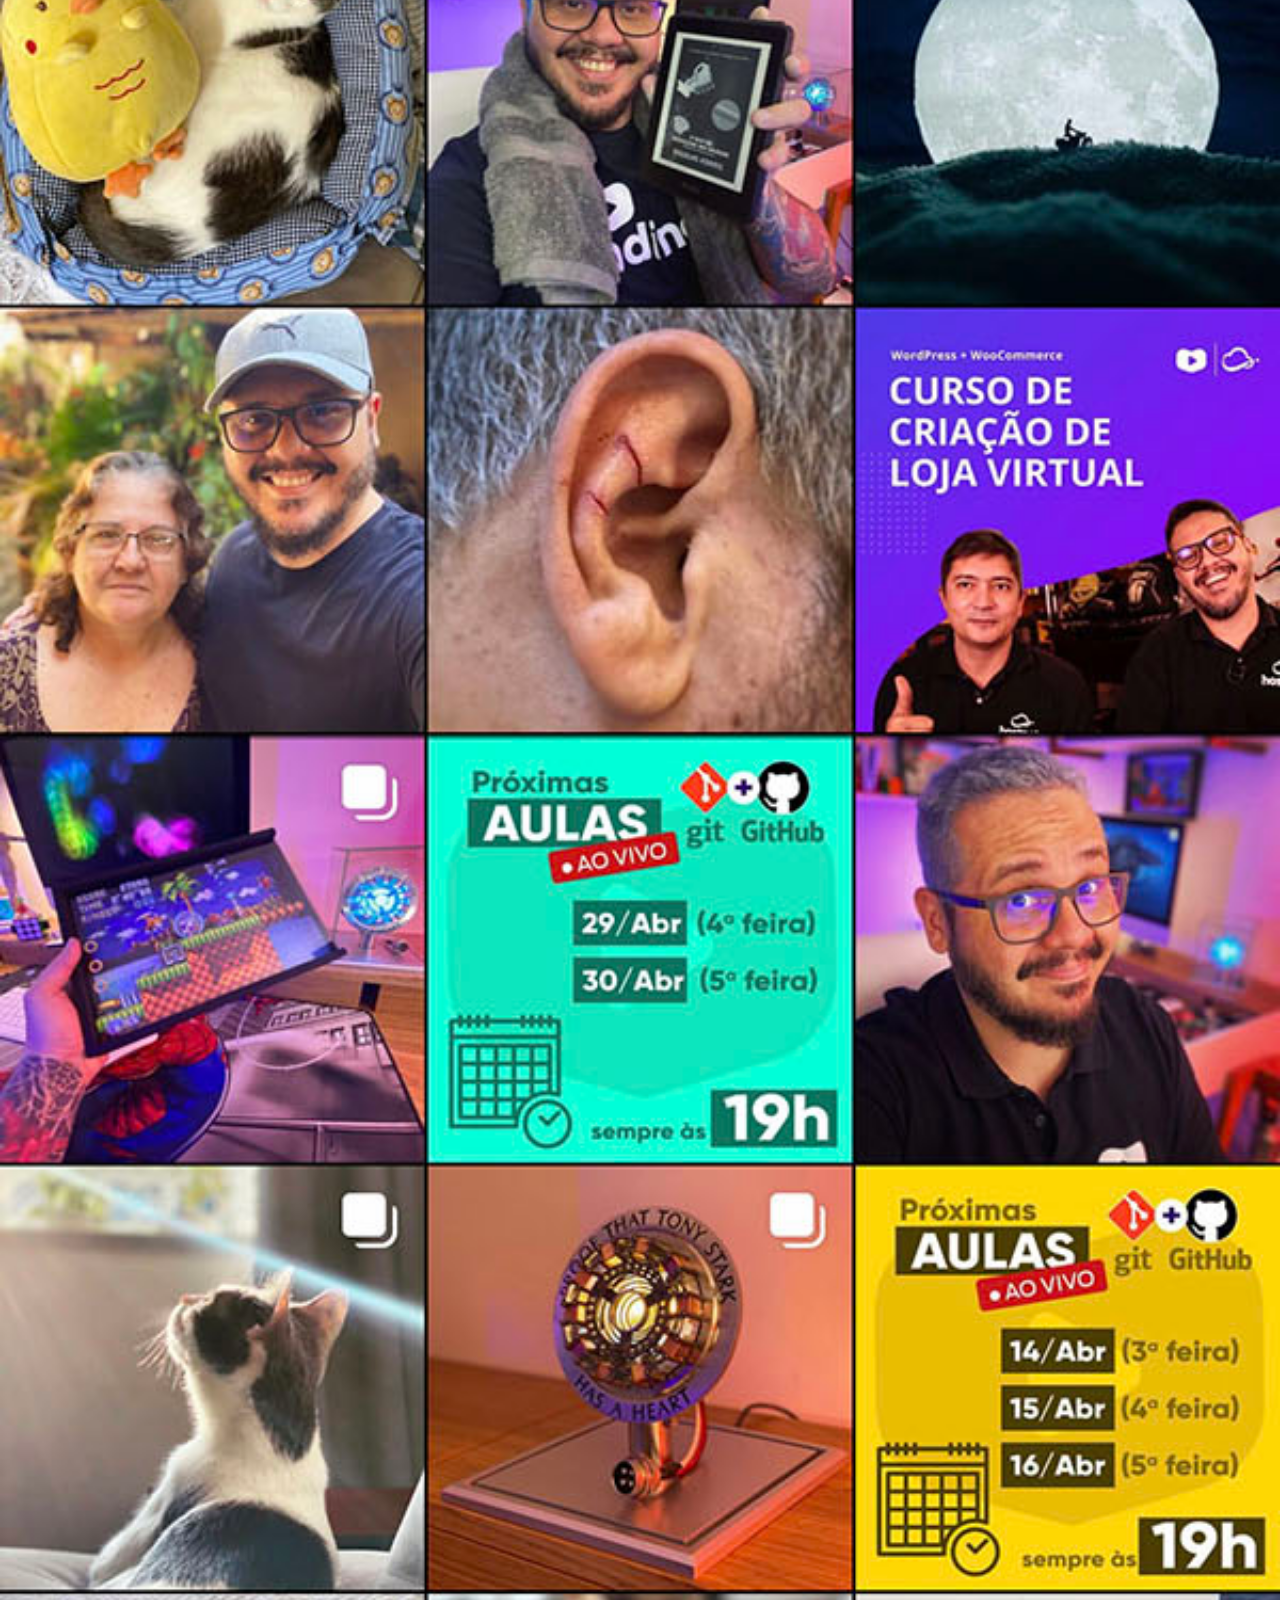
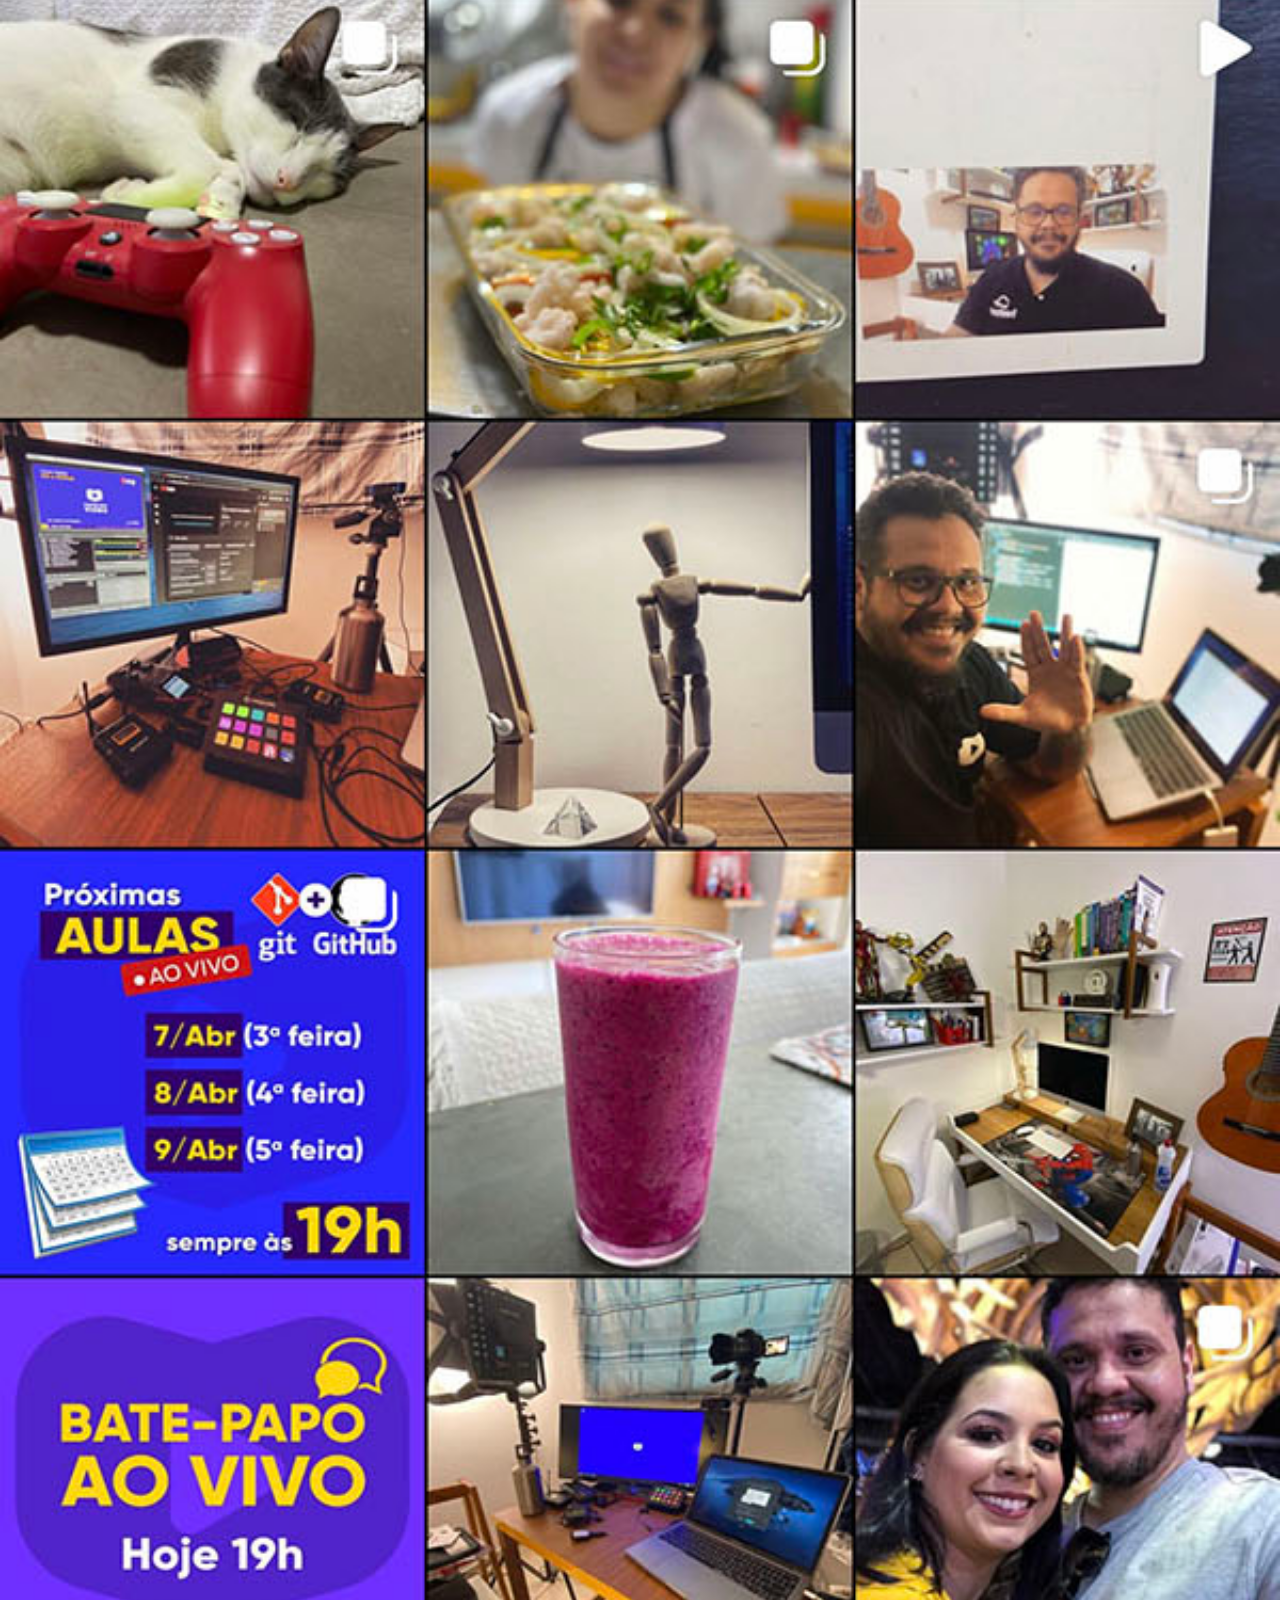
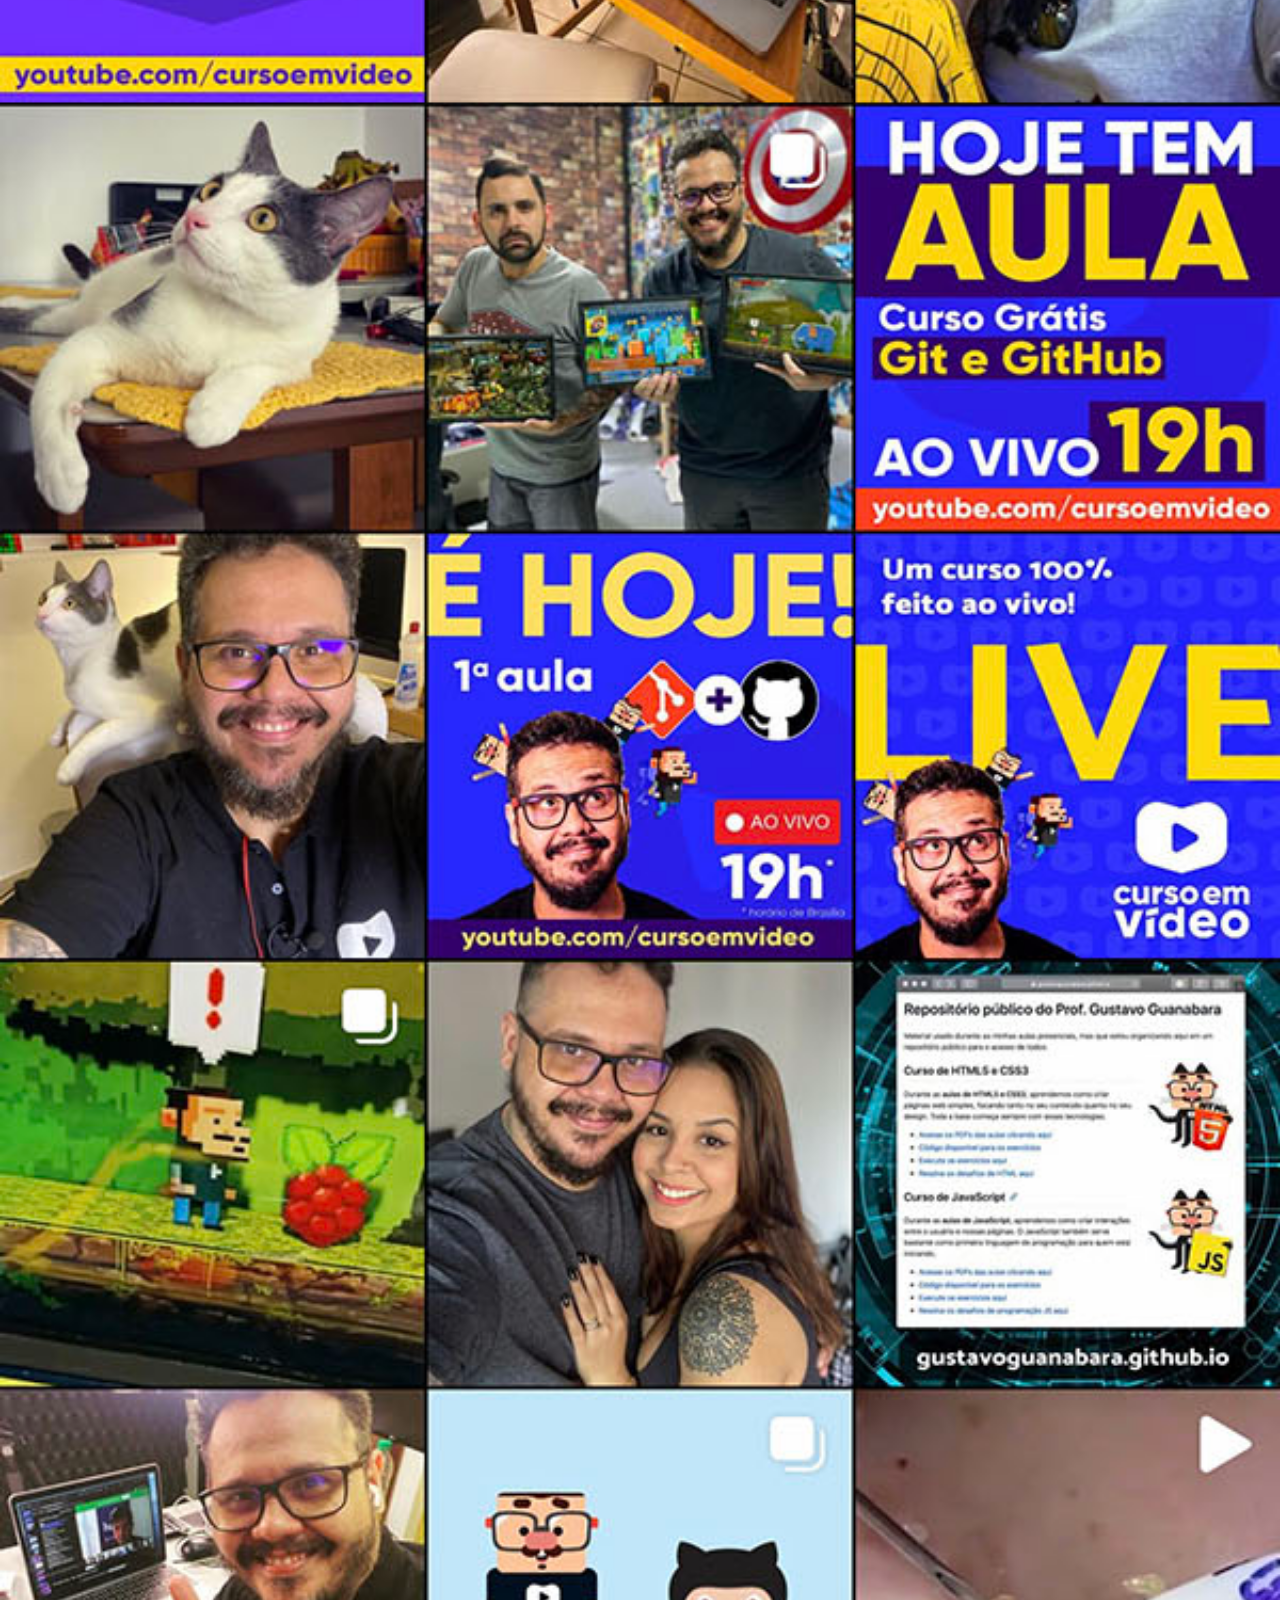
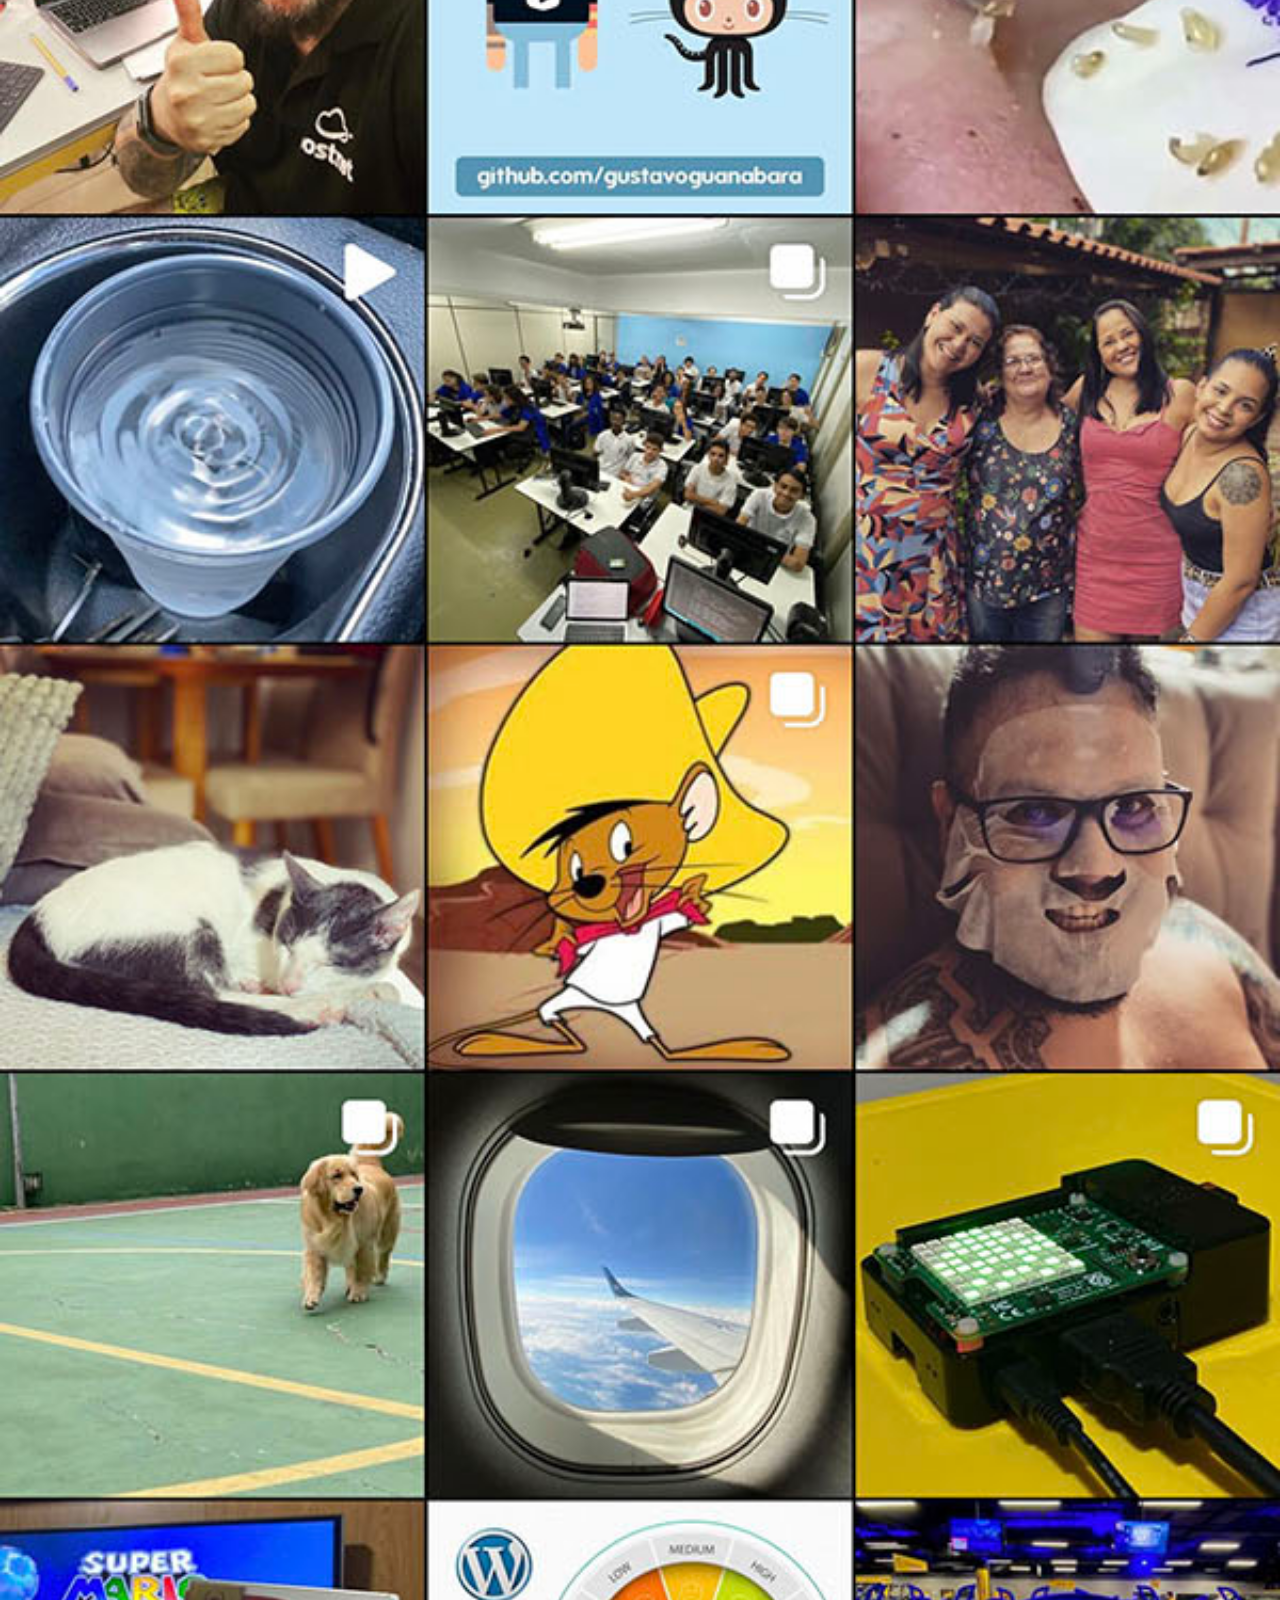
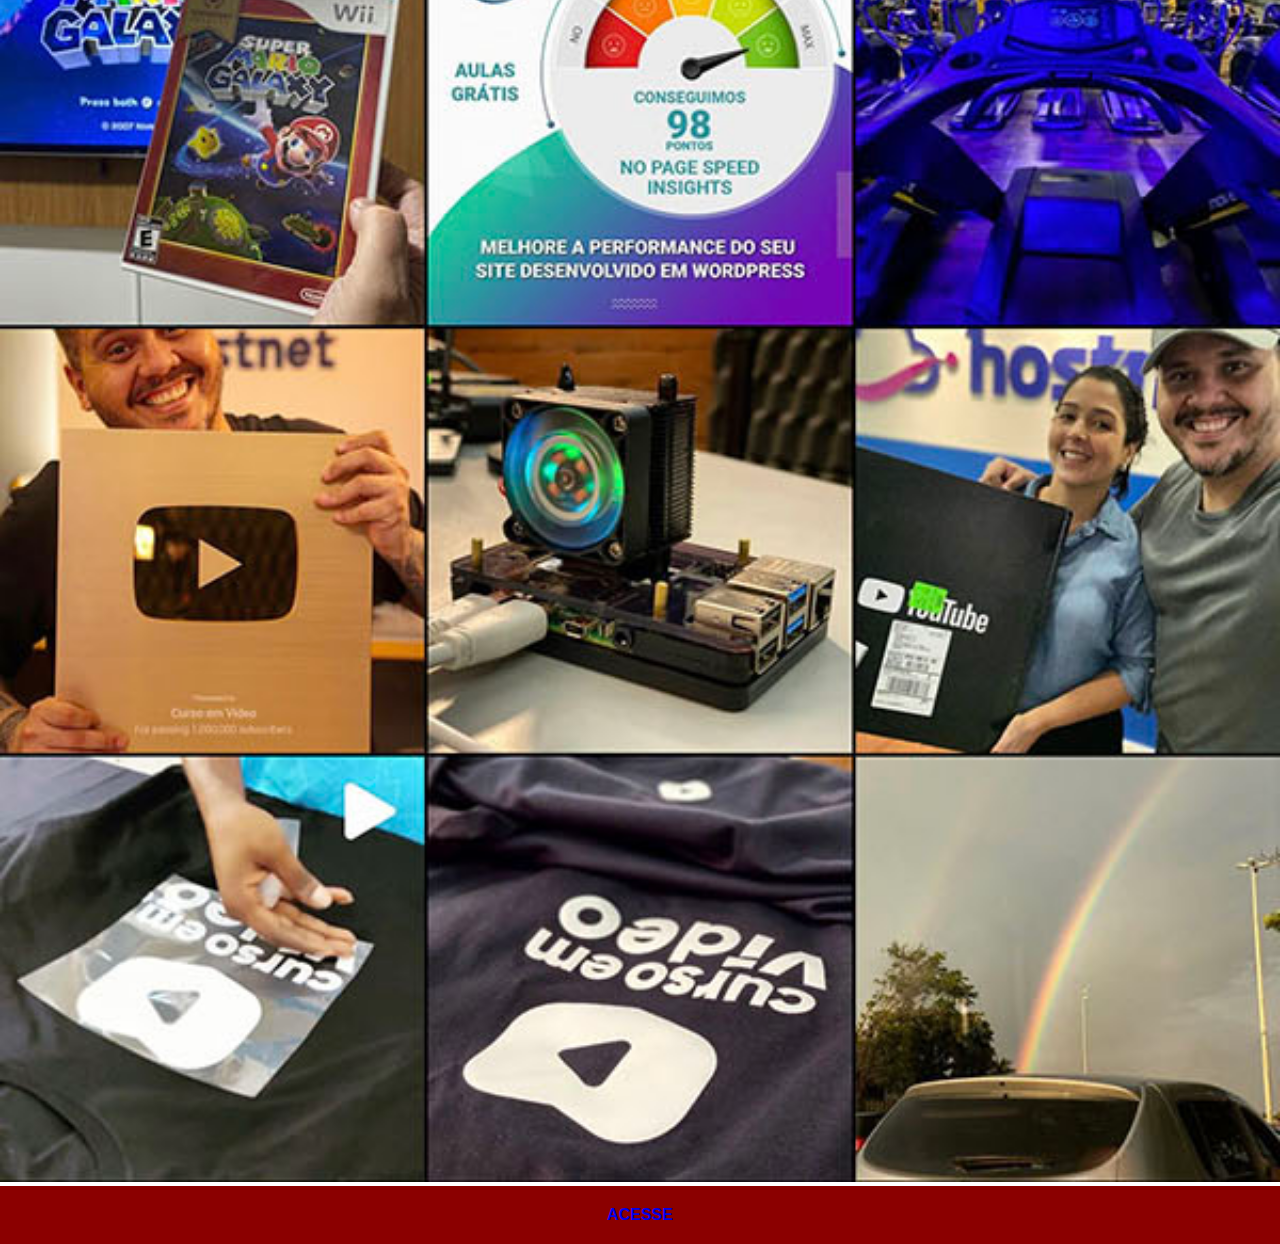
<file: instagram.html>
<!DOCTYPE html>
<html lang="pt-br">
<head>
    <meta charset="UTF-8">
    <meta name="viewport" content="width=device-width, initial-scale=1.0">
    <title>Document</title>
<link rel="stylesheet" href="estilos/social.css">
</head>
<body>
    <img src="imagens/tela-instagram.jpg" alt="Instagram">
    <a href="#" title="Instagram" target="_blank">ACESSE</a>
</body>
</html>
</file>
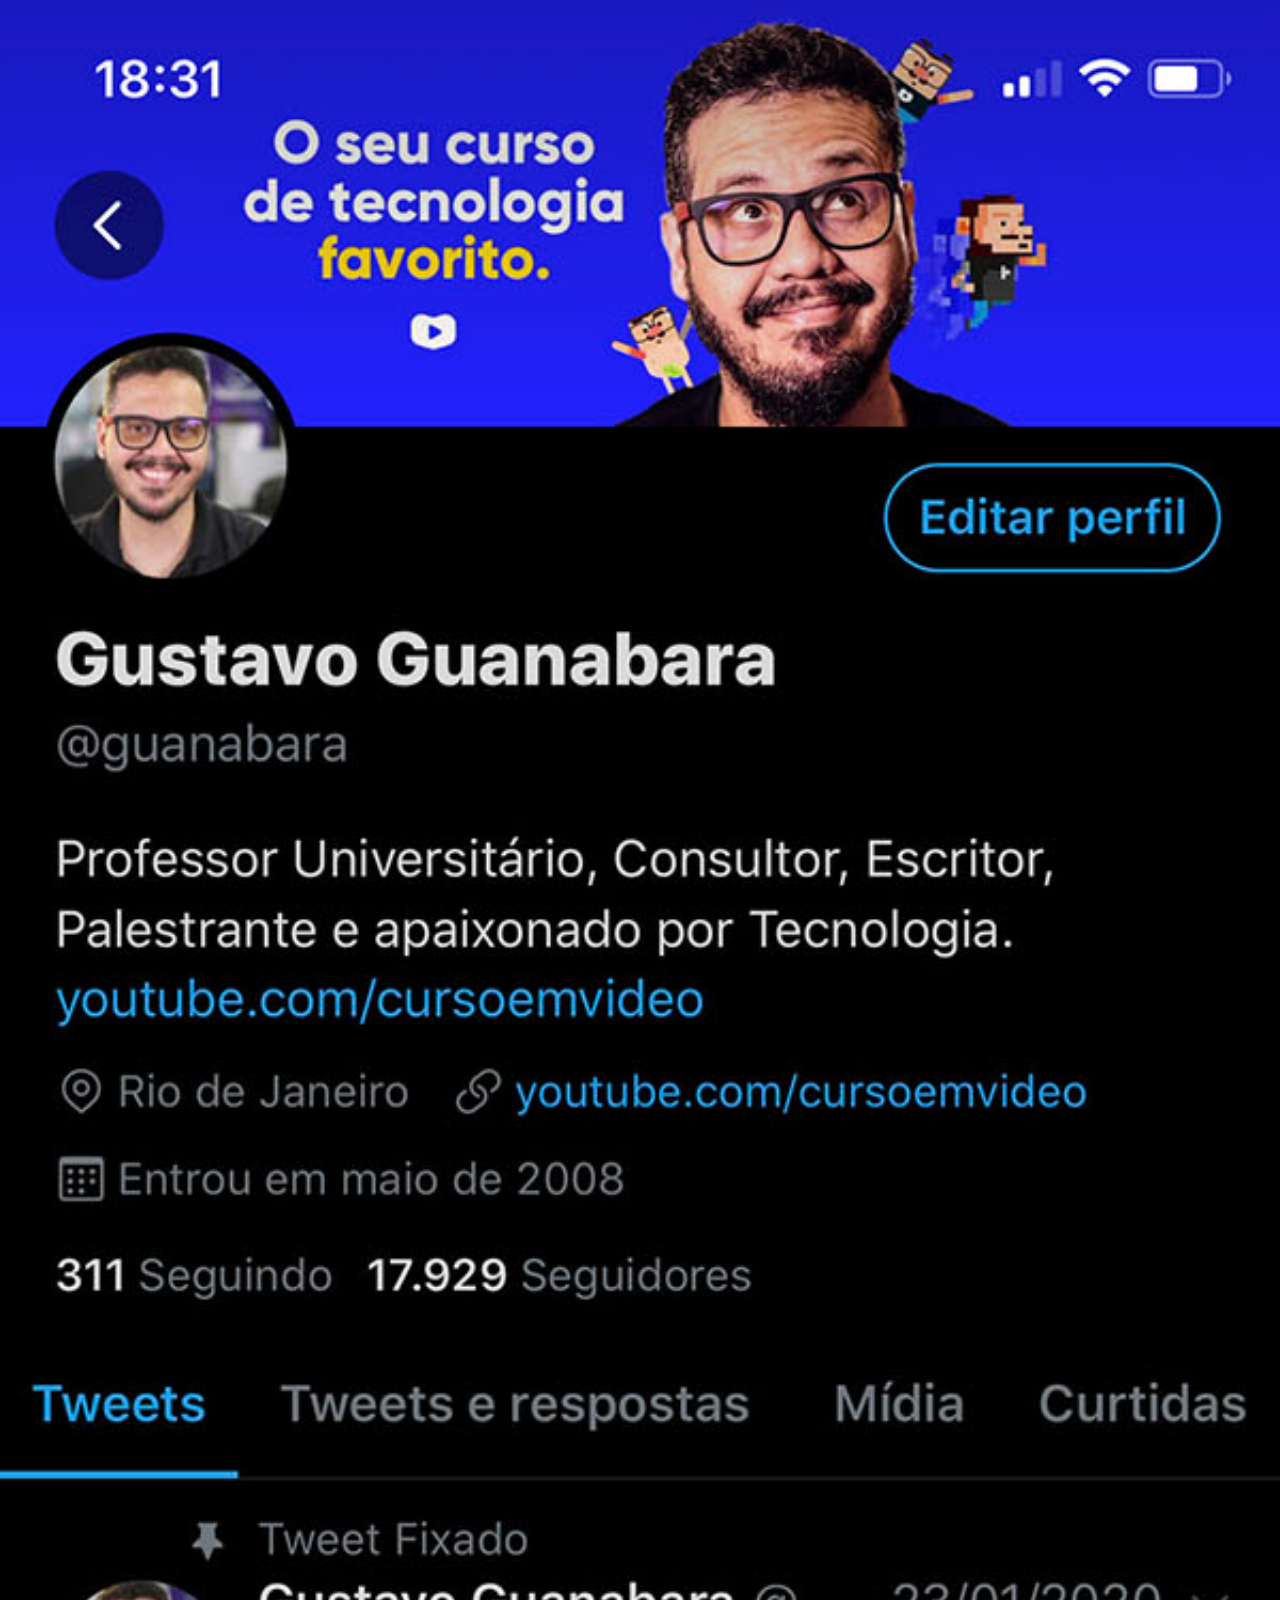
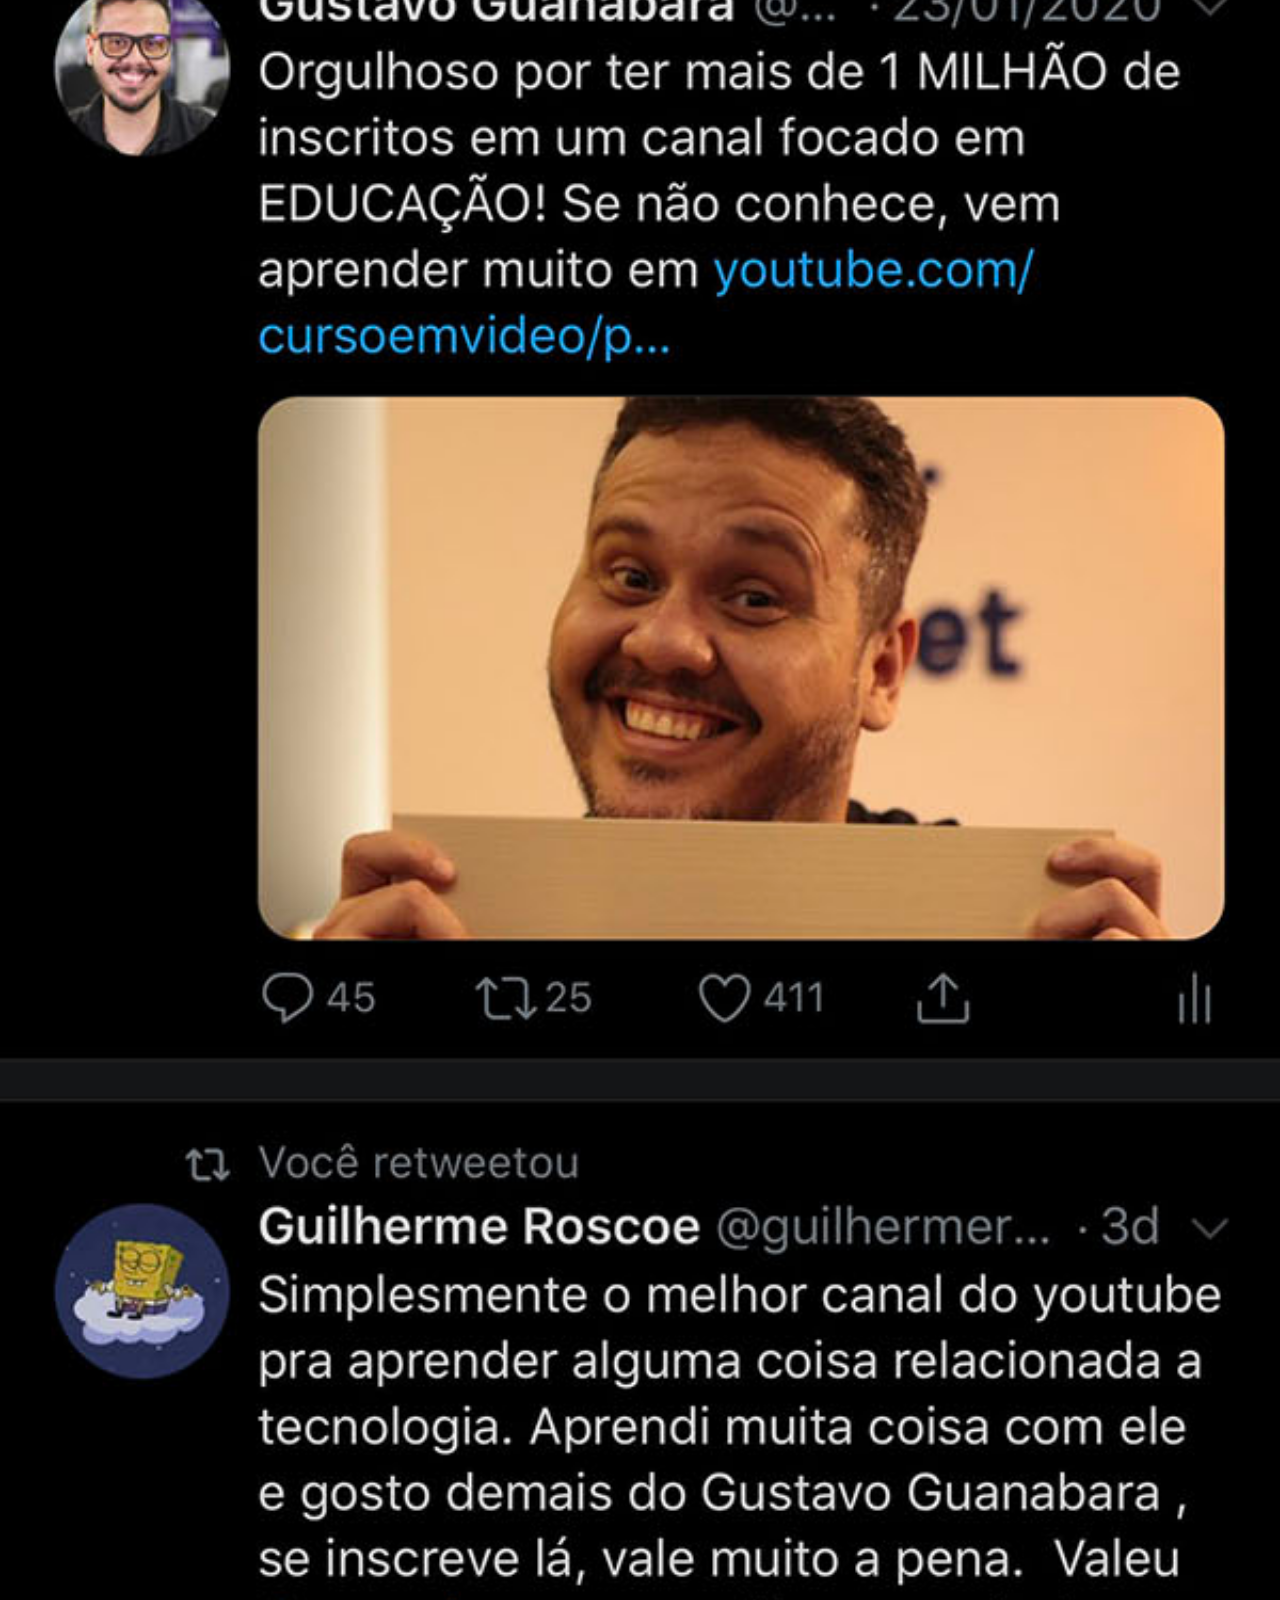
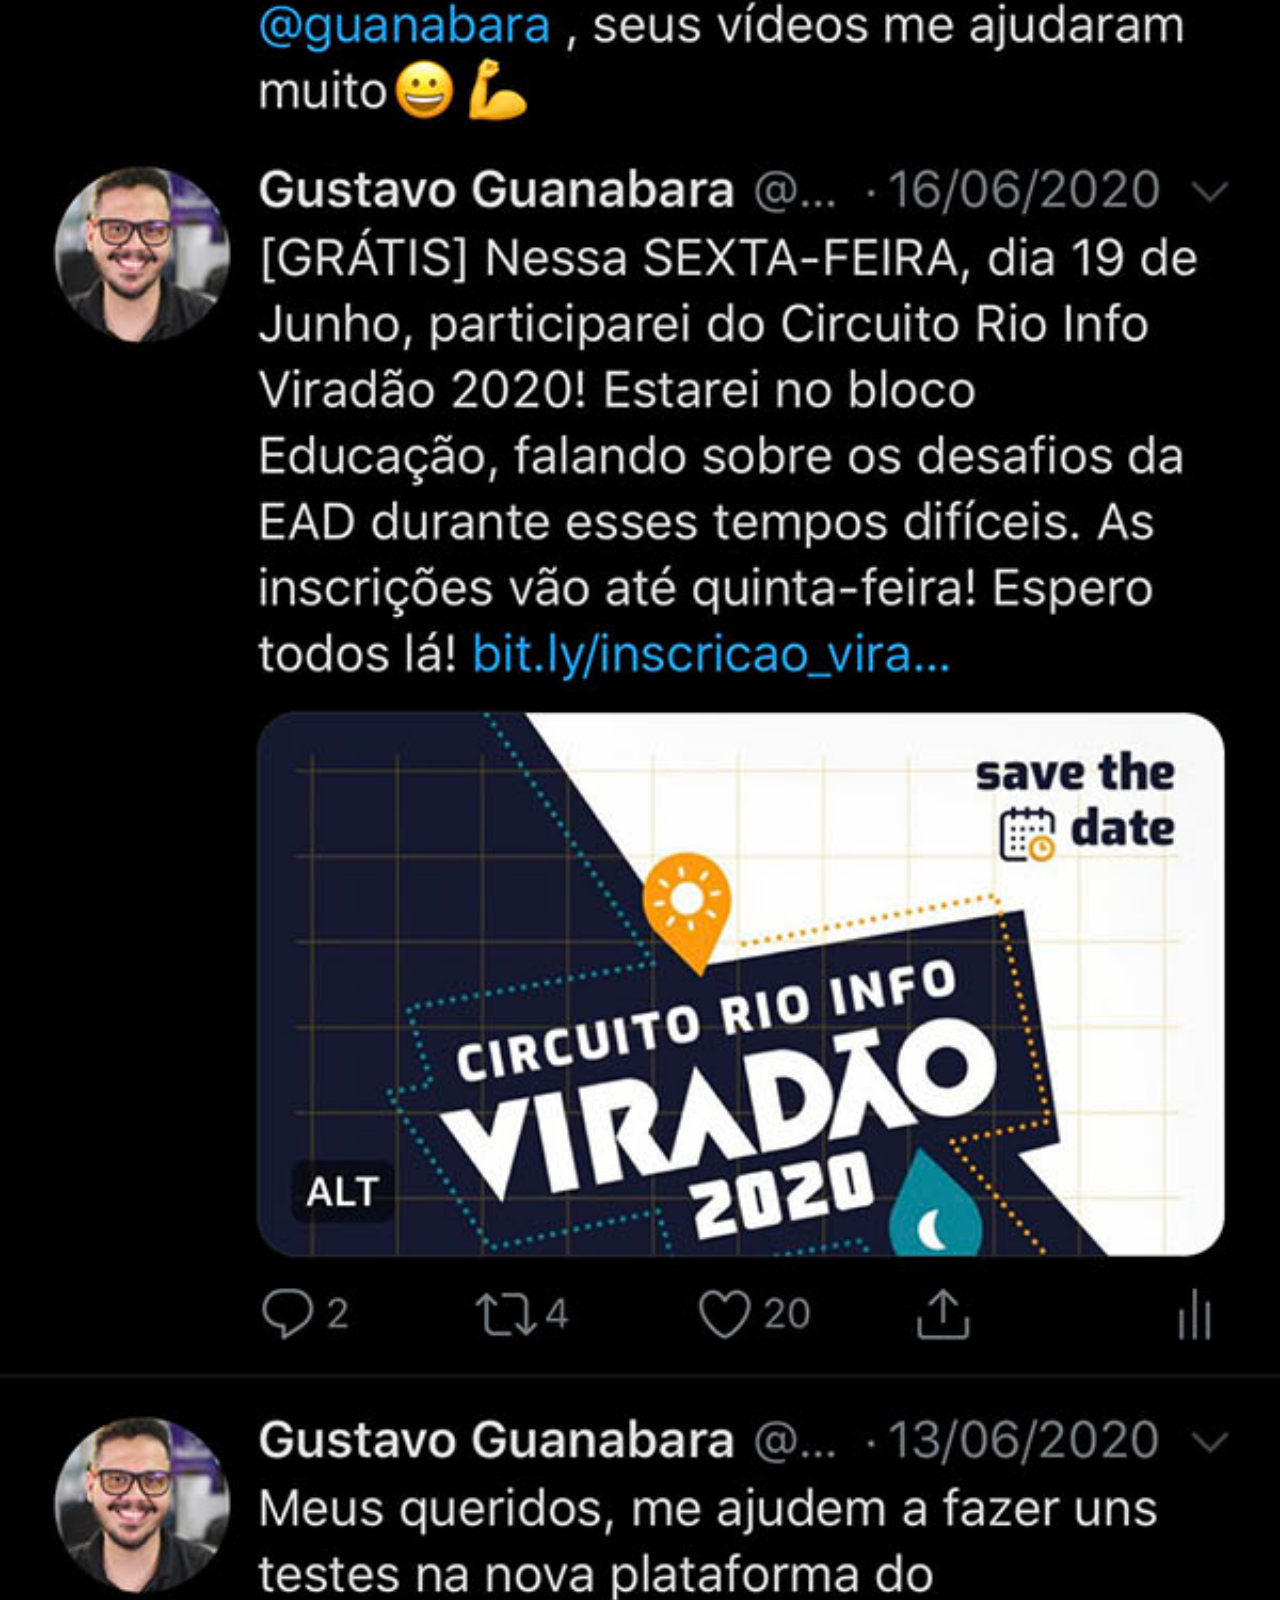
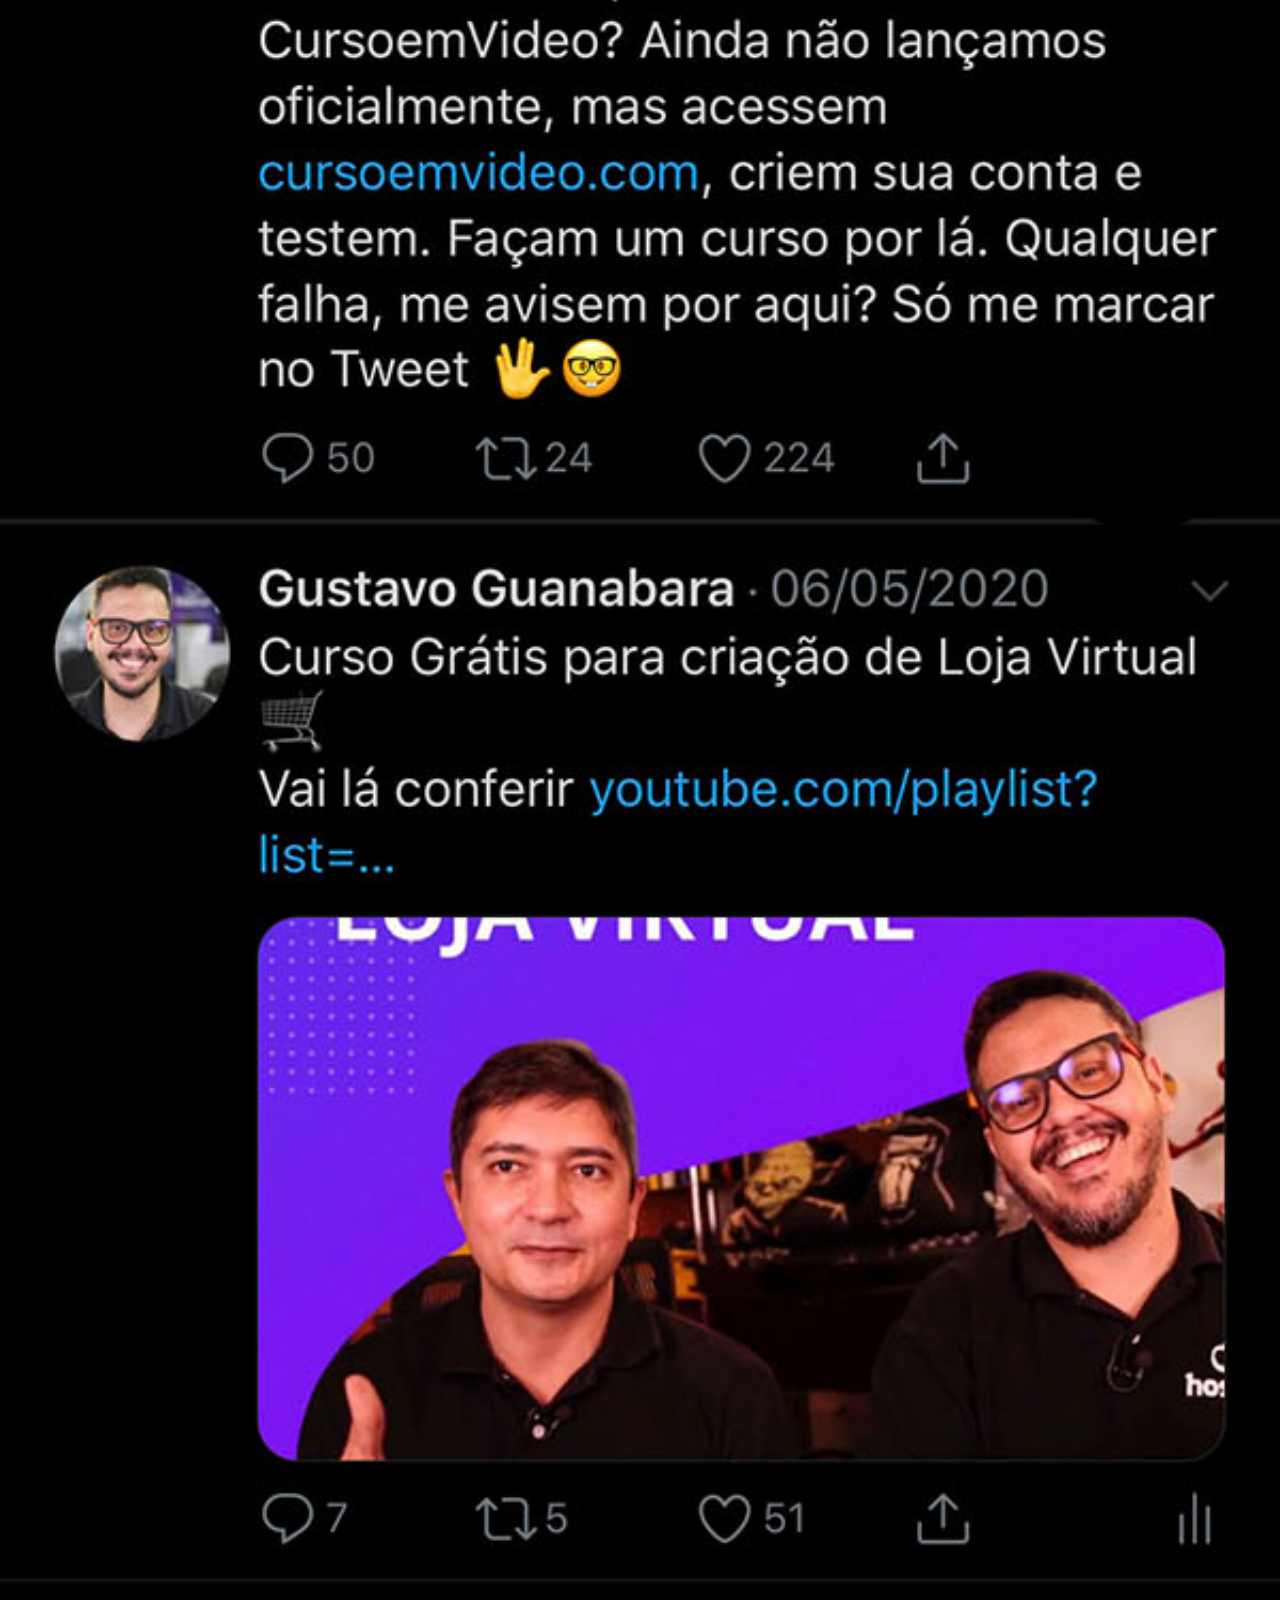
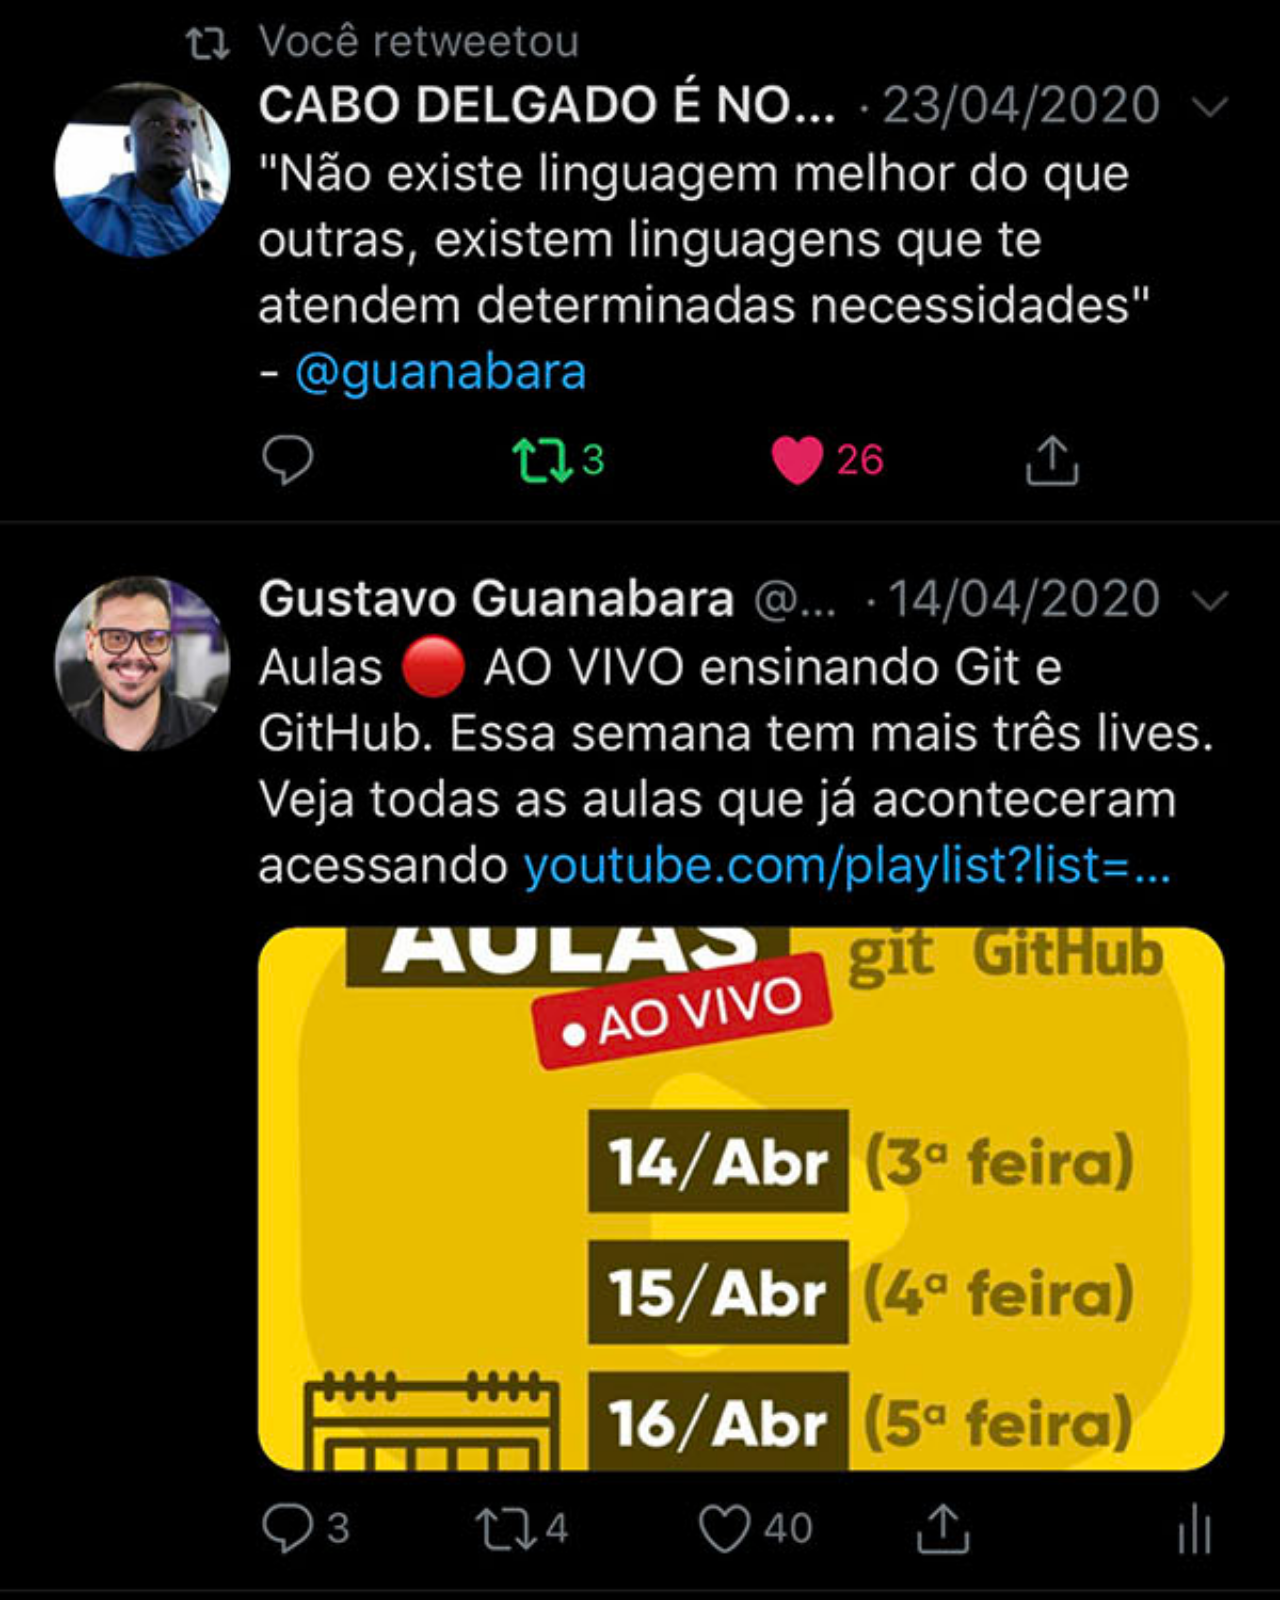
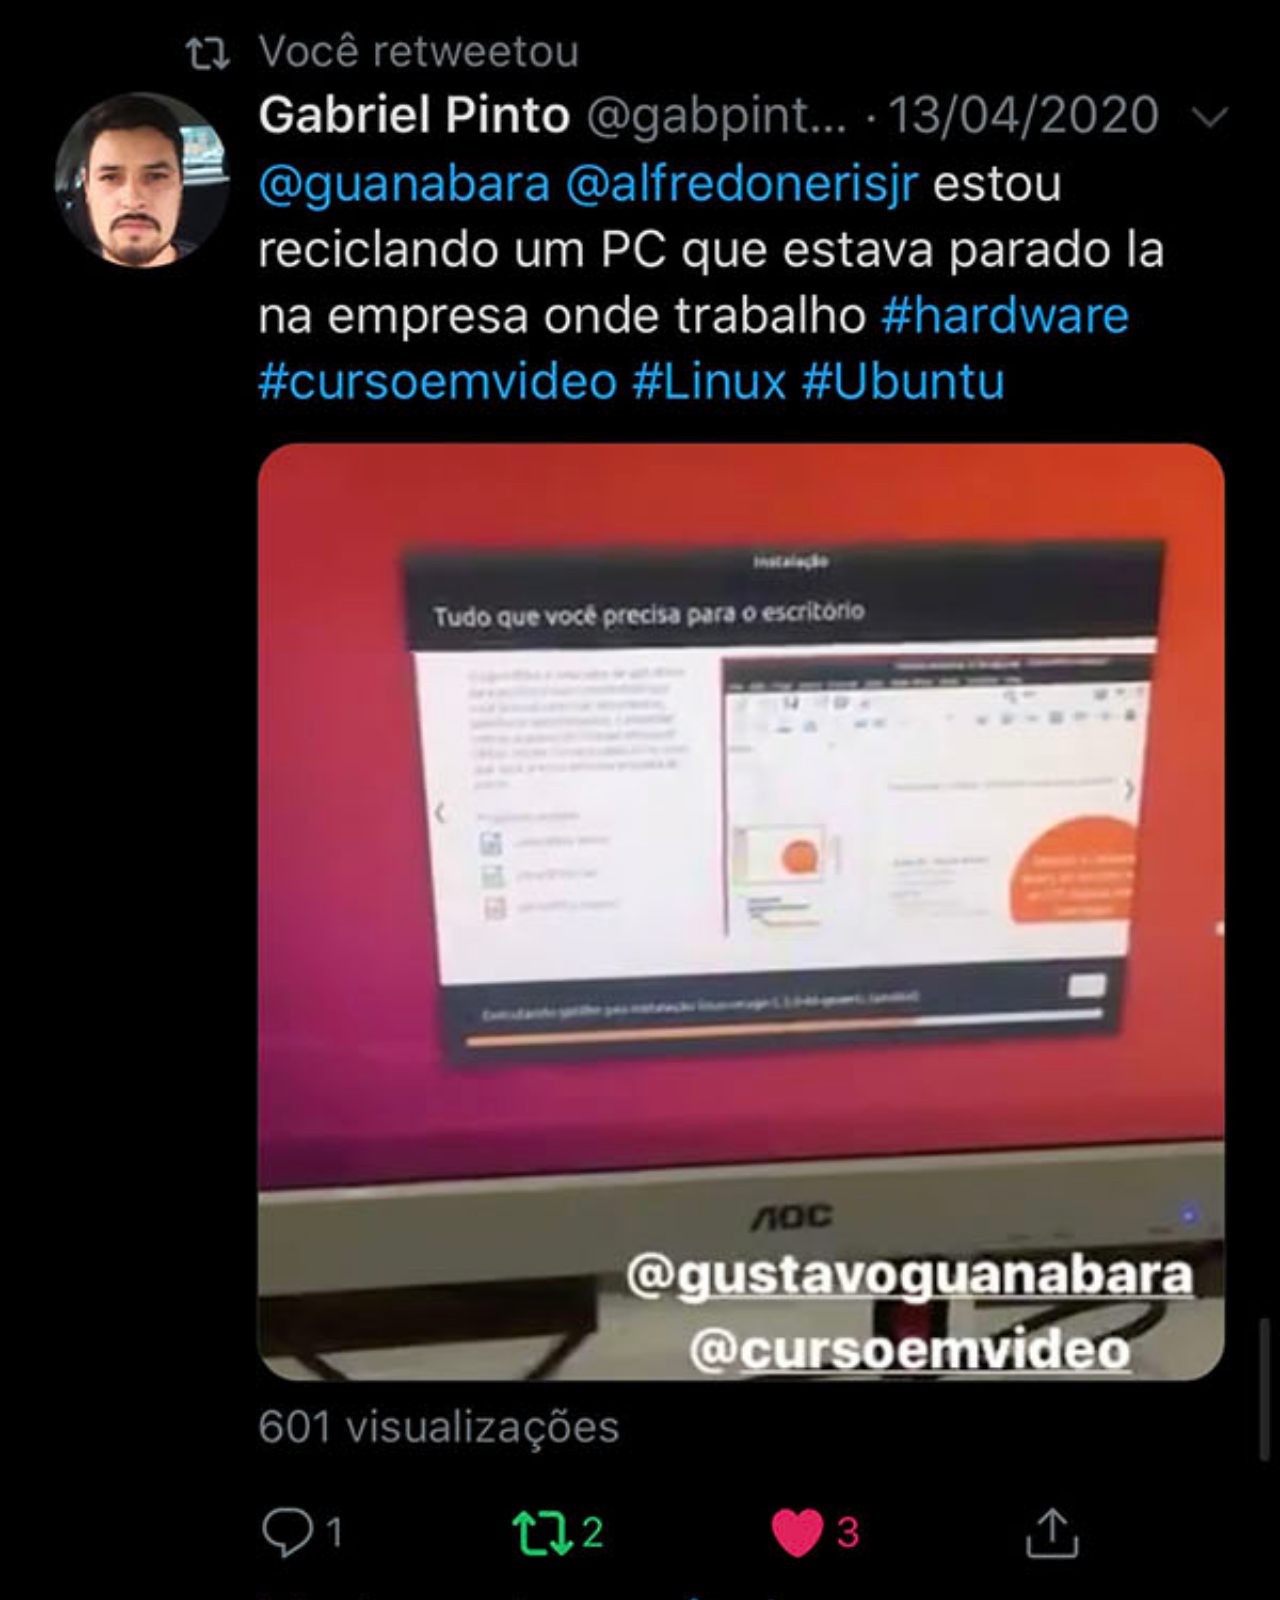
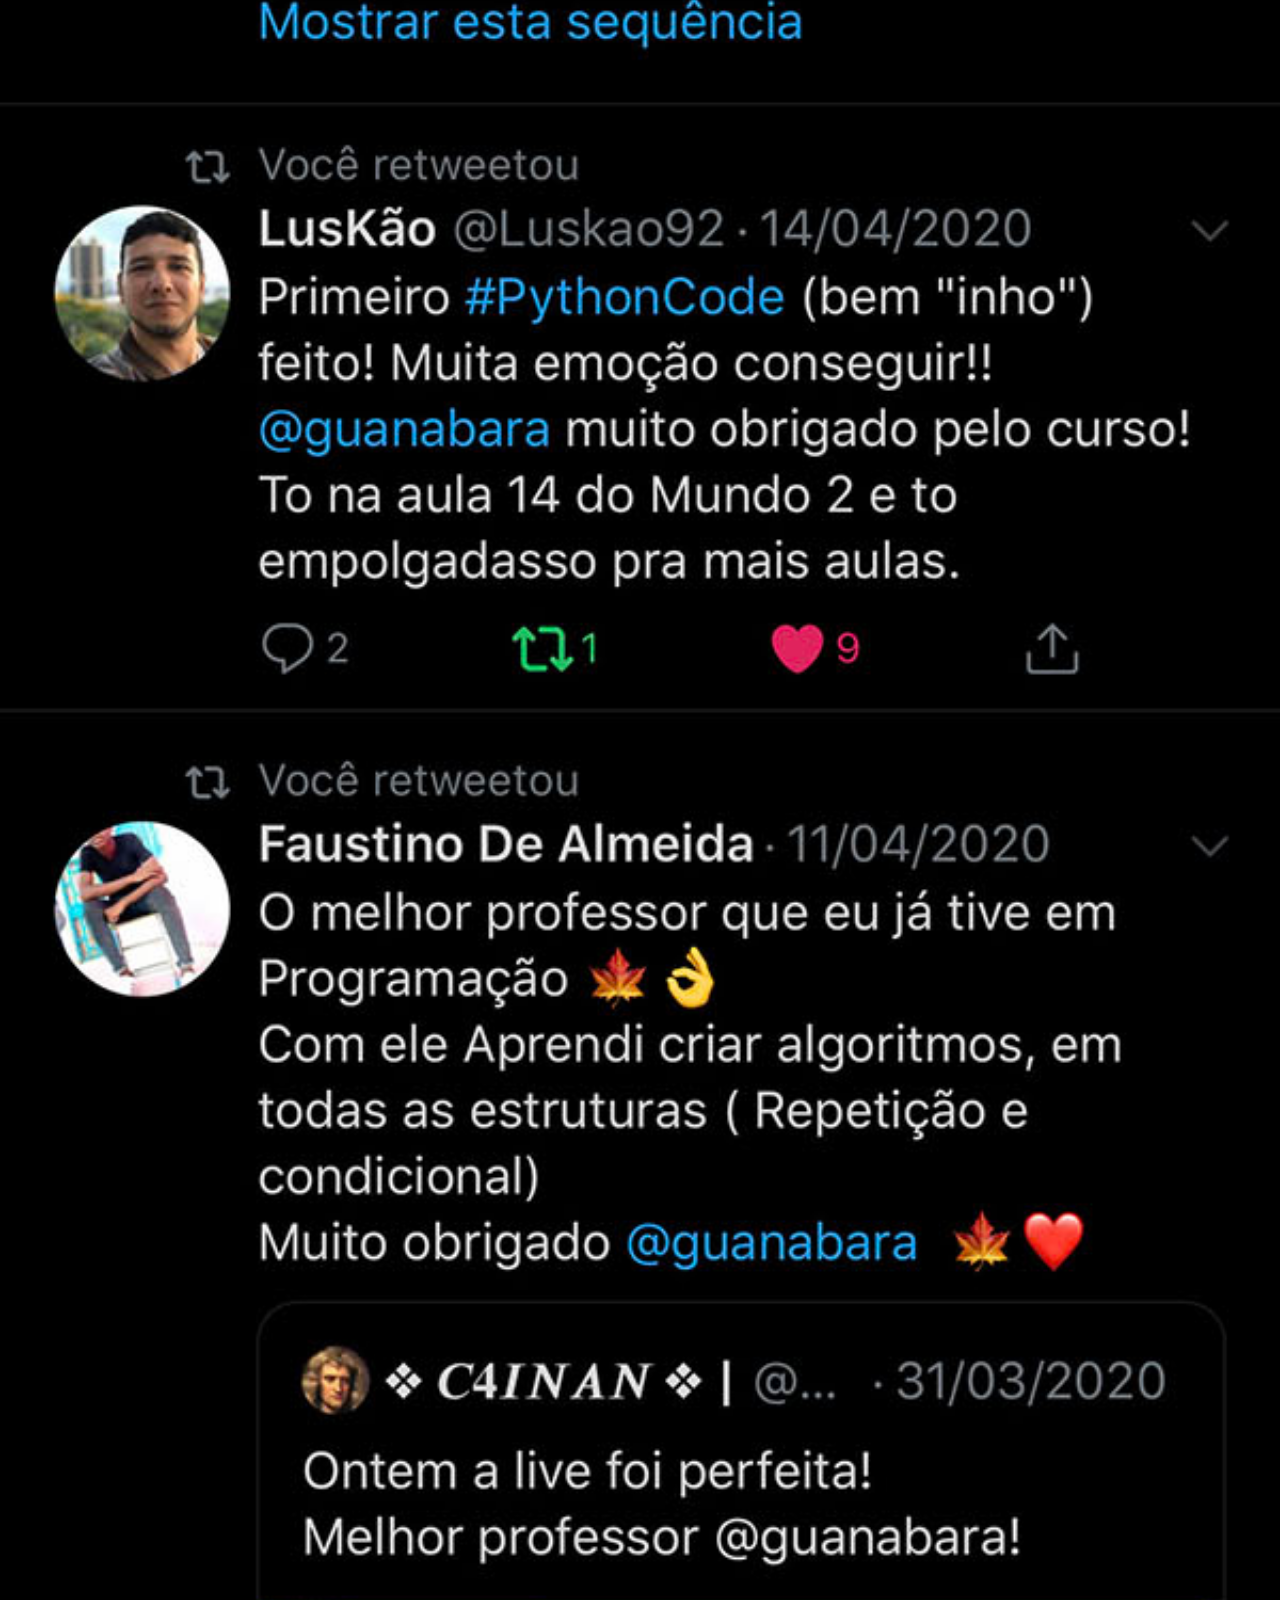
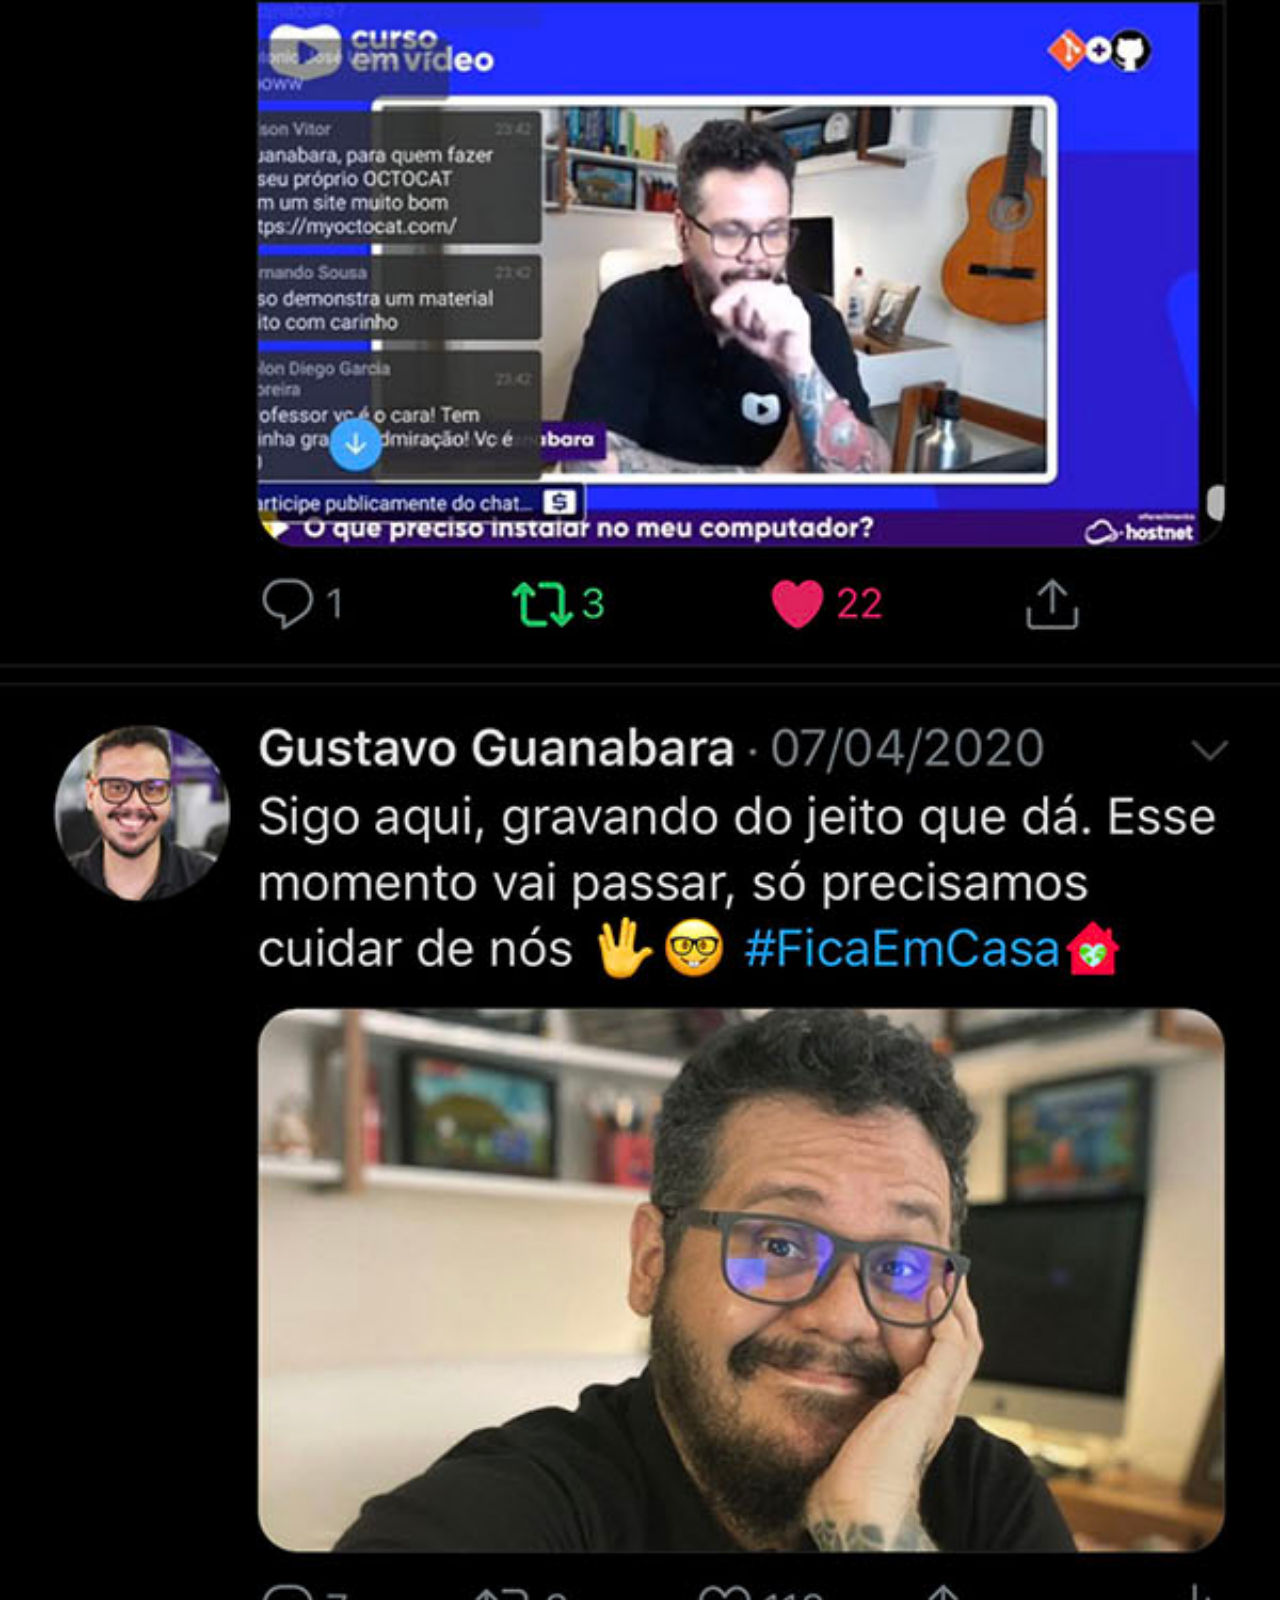
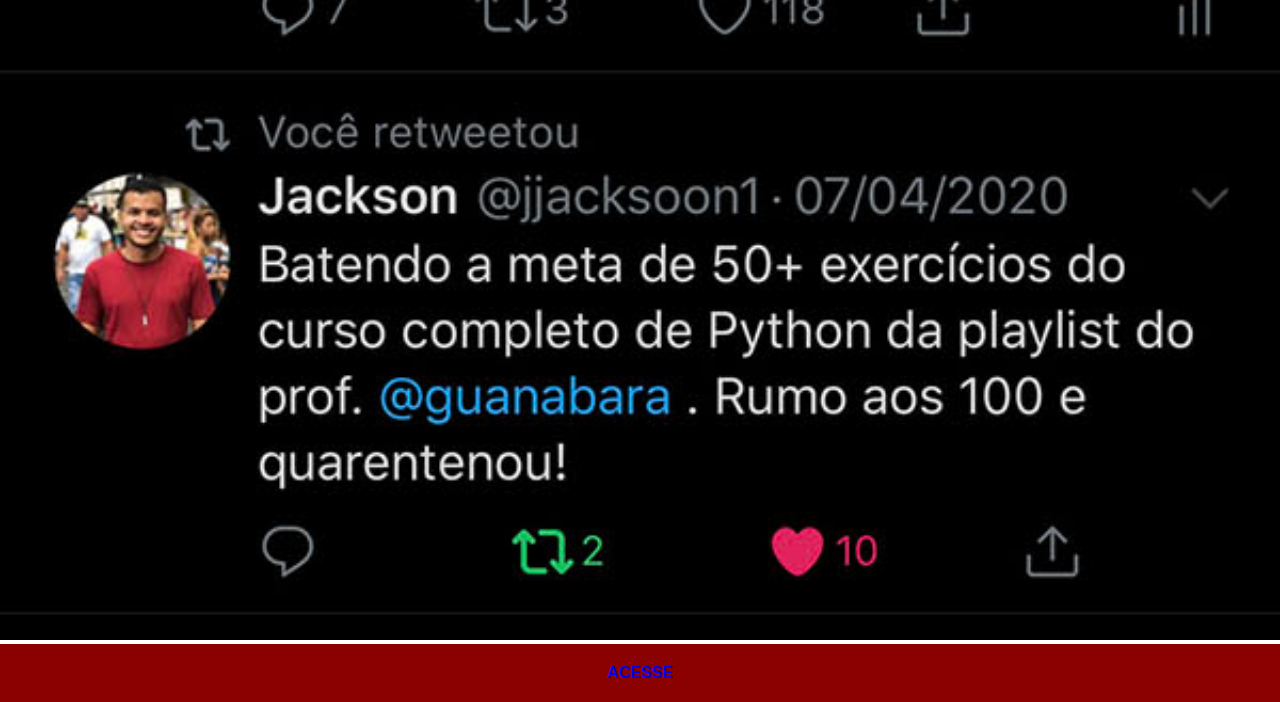
<file: twitter.html>
<!DOCTYPE html>
<html lang="pt-br">
<head>
    <meta charset="UTF-8">
    <meta name="viewport" content="width=device-width, initial-scale=1.0">
    <title>Document</title>
<link rel="stylesheet" href="estilos/social.css">
</head>
<body>
    <img src="imagens/tela-twitter.jpg" alt="twitter">
    <a href="#" title="Twitter" target="_blank">ACESSE</a>
</body>
</html>
</file>
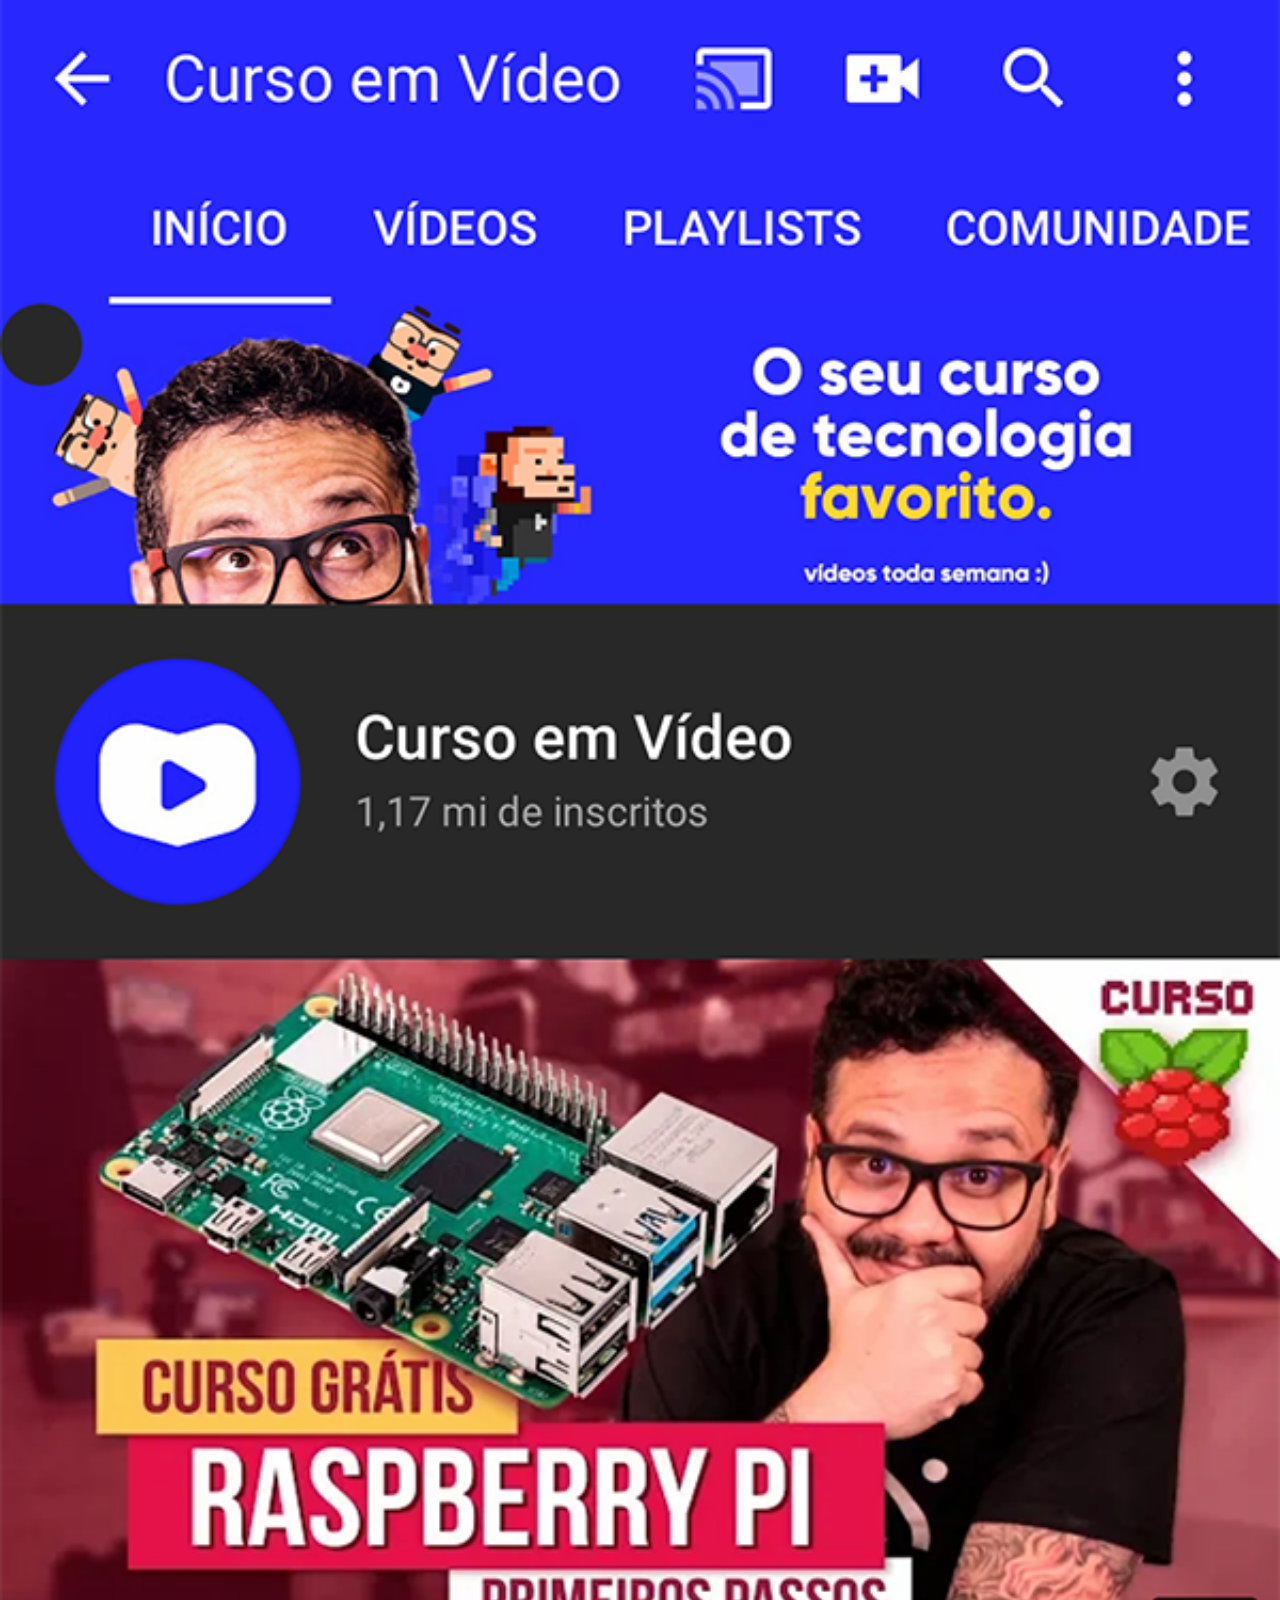
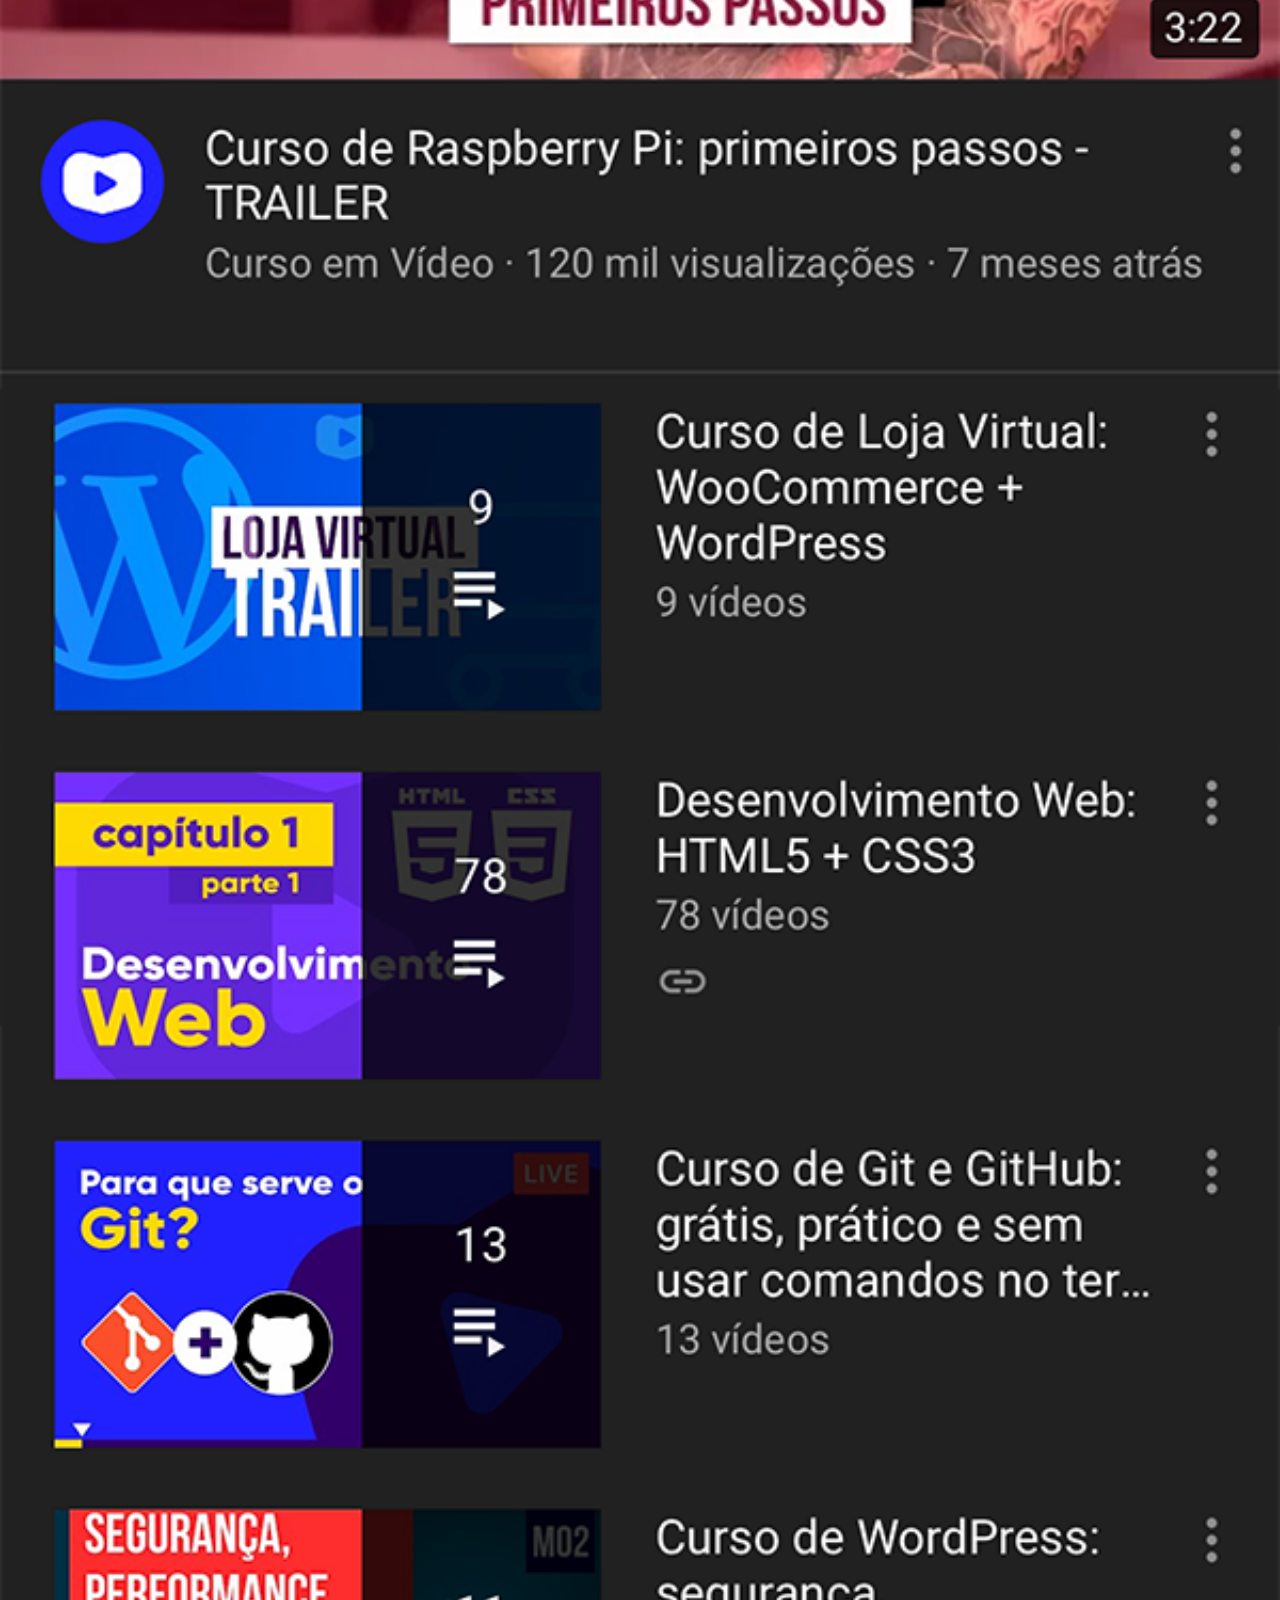
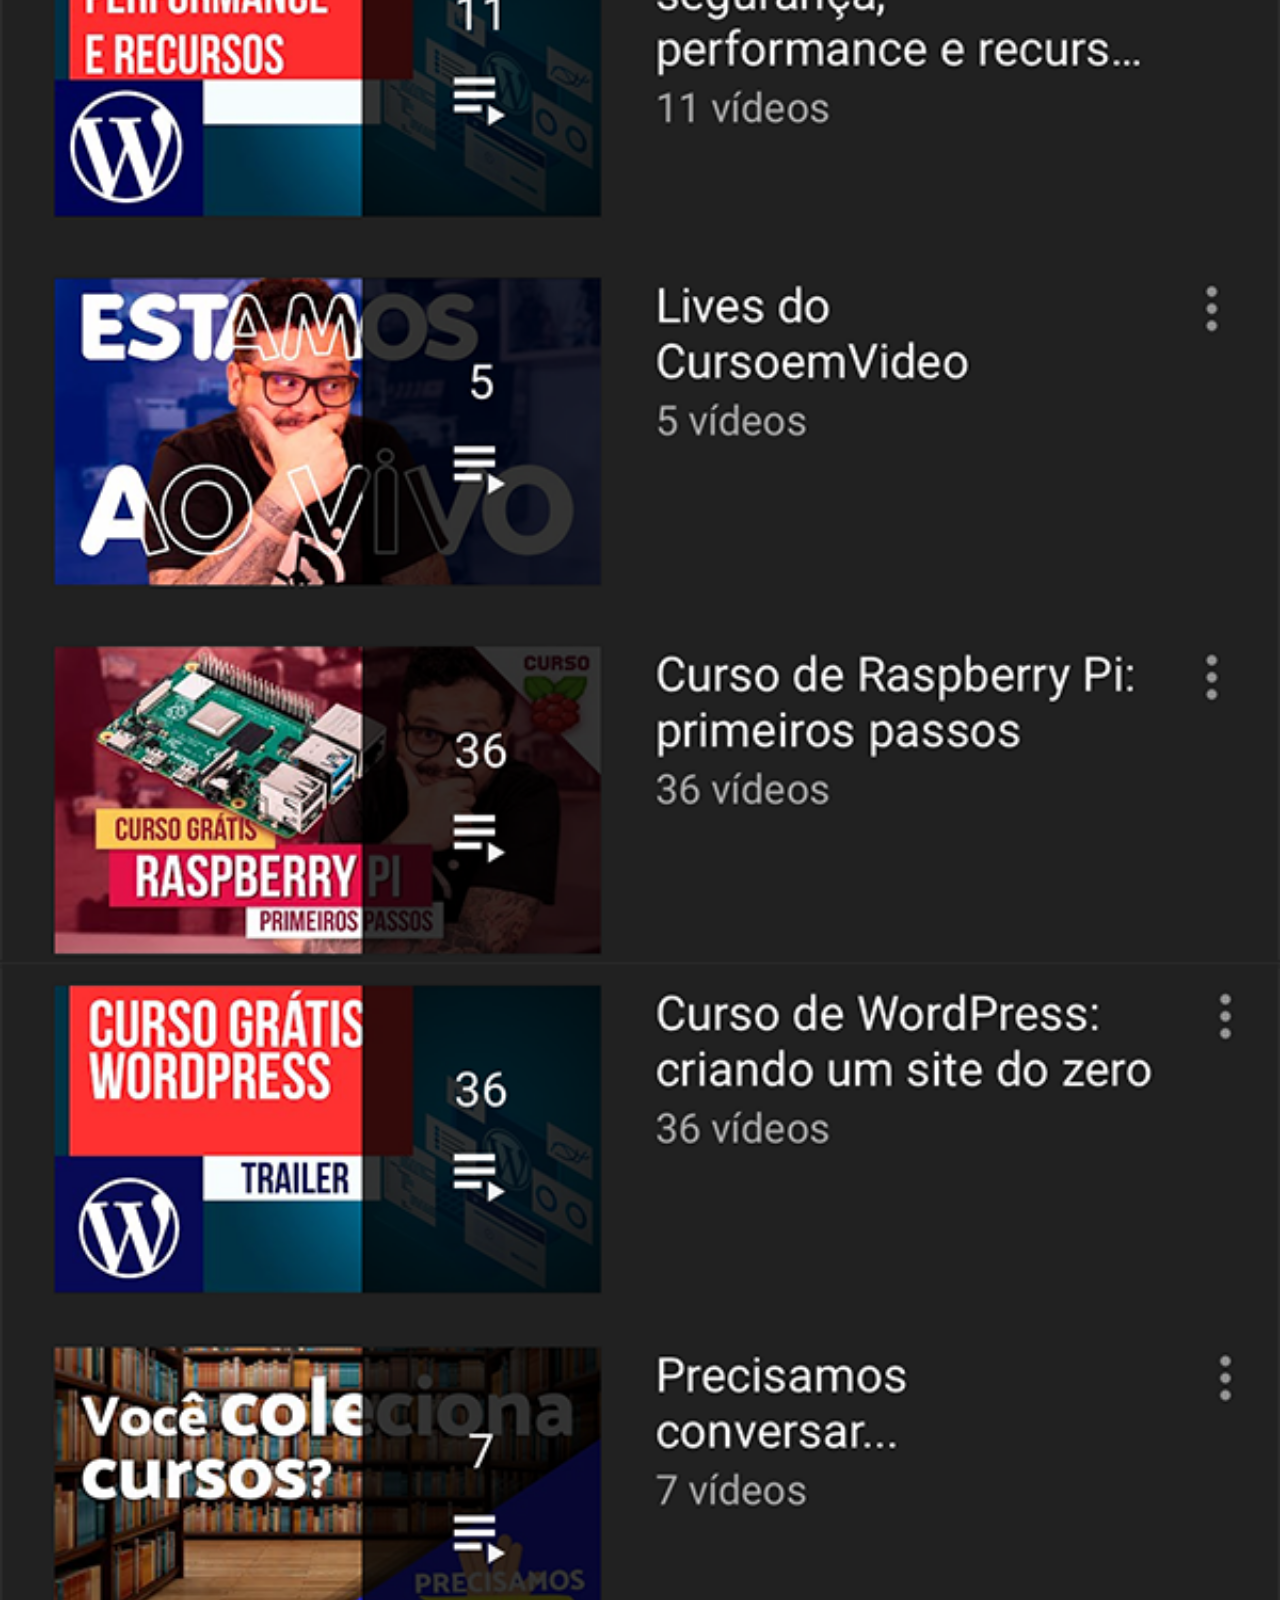
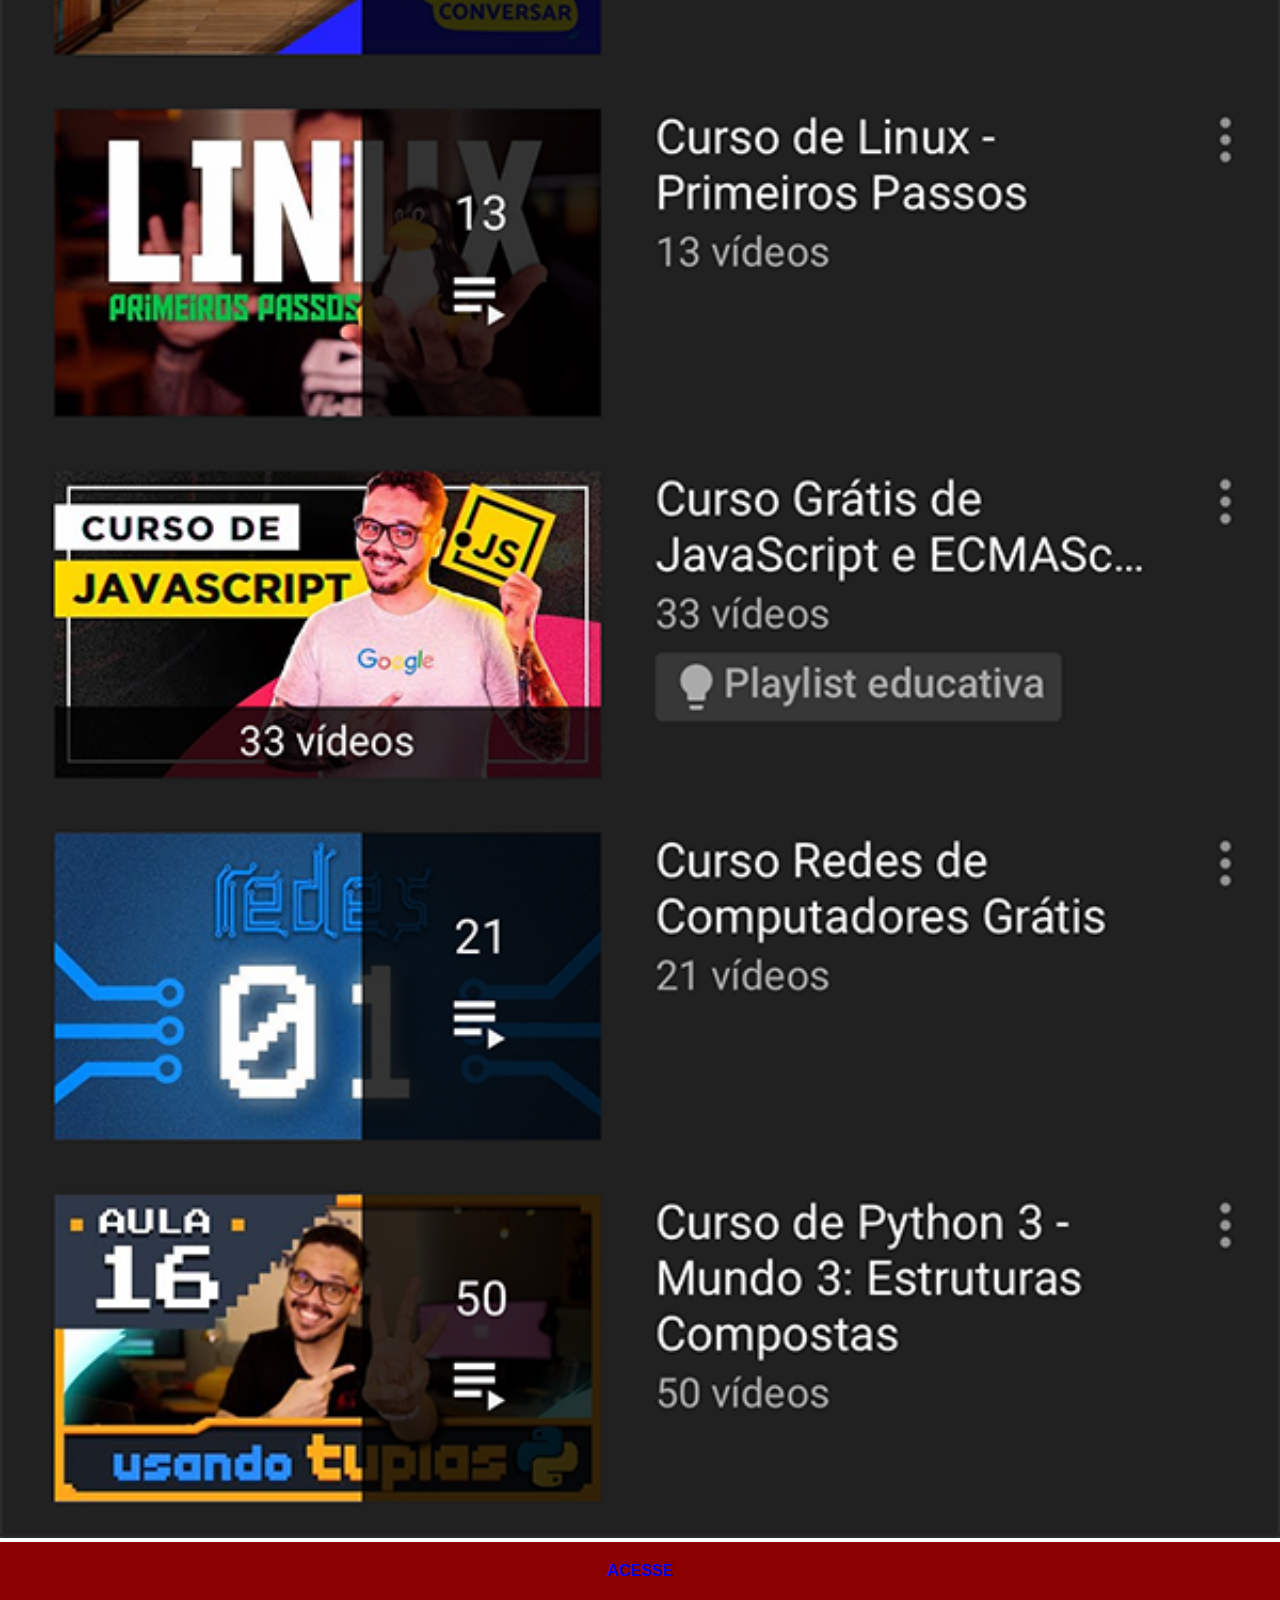
<file: youtube.html>
<!DOCTYPE html>
<html lang="pt-br">
<head>
    <meta charset="UTF-8">
    <meta name="viewport" content="width=device-width, initial-scale=1.0">
    <title>Document</title>
<link rel="stylesheet" href="estilos/social.css">
</head>
<body>
    <img src="imagens/tela-youtube.png" alt="Youtube">
    <a href="#" title="Youtube" target="_blank">ACESSE</a>
</body>
</html>
</file>
<file: estilos/style.css>
@charset "UTF-8";

*{
    margin: 0px;
    padding: 0px;
    font-family: Arial, Helvetica, sans-serif;
}

html, body{
    height: 100vh;
    width: 100vw;
    background-color: black;
}

body{
    background: url('../imagens/fundo-madeira.jpg') no-repeat top center;
    background-size: cover;
    background-attachment: fixed;
}

main{
    height: 100vh;
    position: relative;
}


section#telefone{
    position: absolute;
    top: 50%;
    left: 50%;
    transform: translate(-50%, -50%);
    height: 627px;
    width: 311px;
    background: url('../imagens/frame-iphone.png') no-repeat;
}

iframe#tela{
    position: relative;
    top: 80px;
    left: 22px;
    width: 267px;
    height: 471px;
}

section#redes-sociais{
    text-align: right;
}

section#redes-sociais img{
    width: 50px;
    margin: 10px;
    border-radius: 50%;
    box-shadow: 2px 2px 5px black;
    box-sizing: border-box;
}

section#redes-sociais img:hover{
    border: 2px solid rgba(255, 255, 255, 0.385);
    transform: translate(-3px, -3px);
    box-shadow: 5px 5px black;
    transition: transform .3s, 0,5s;
}
</file>
<file: estilos/social.css>
*{
    margin: 0px;
    padding: 0px;
    font-family: Arial, Helvetica, sans-serif;
}

::-webkit-scrollbar{
    width: 0px;
    height: 0px;
}

img{
    width: 100vw;
}

a{
    display: block;
    background-color: darkred;
    padding: 20px;
    text-align: center;
    font-weight: bolder;
    text-decoration: none;
}

a:hover{
    background-color: red;
}
</file>
